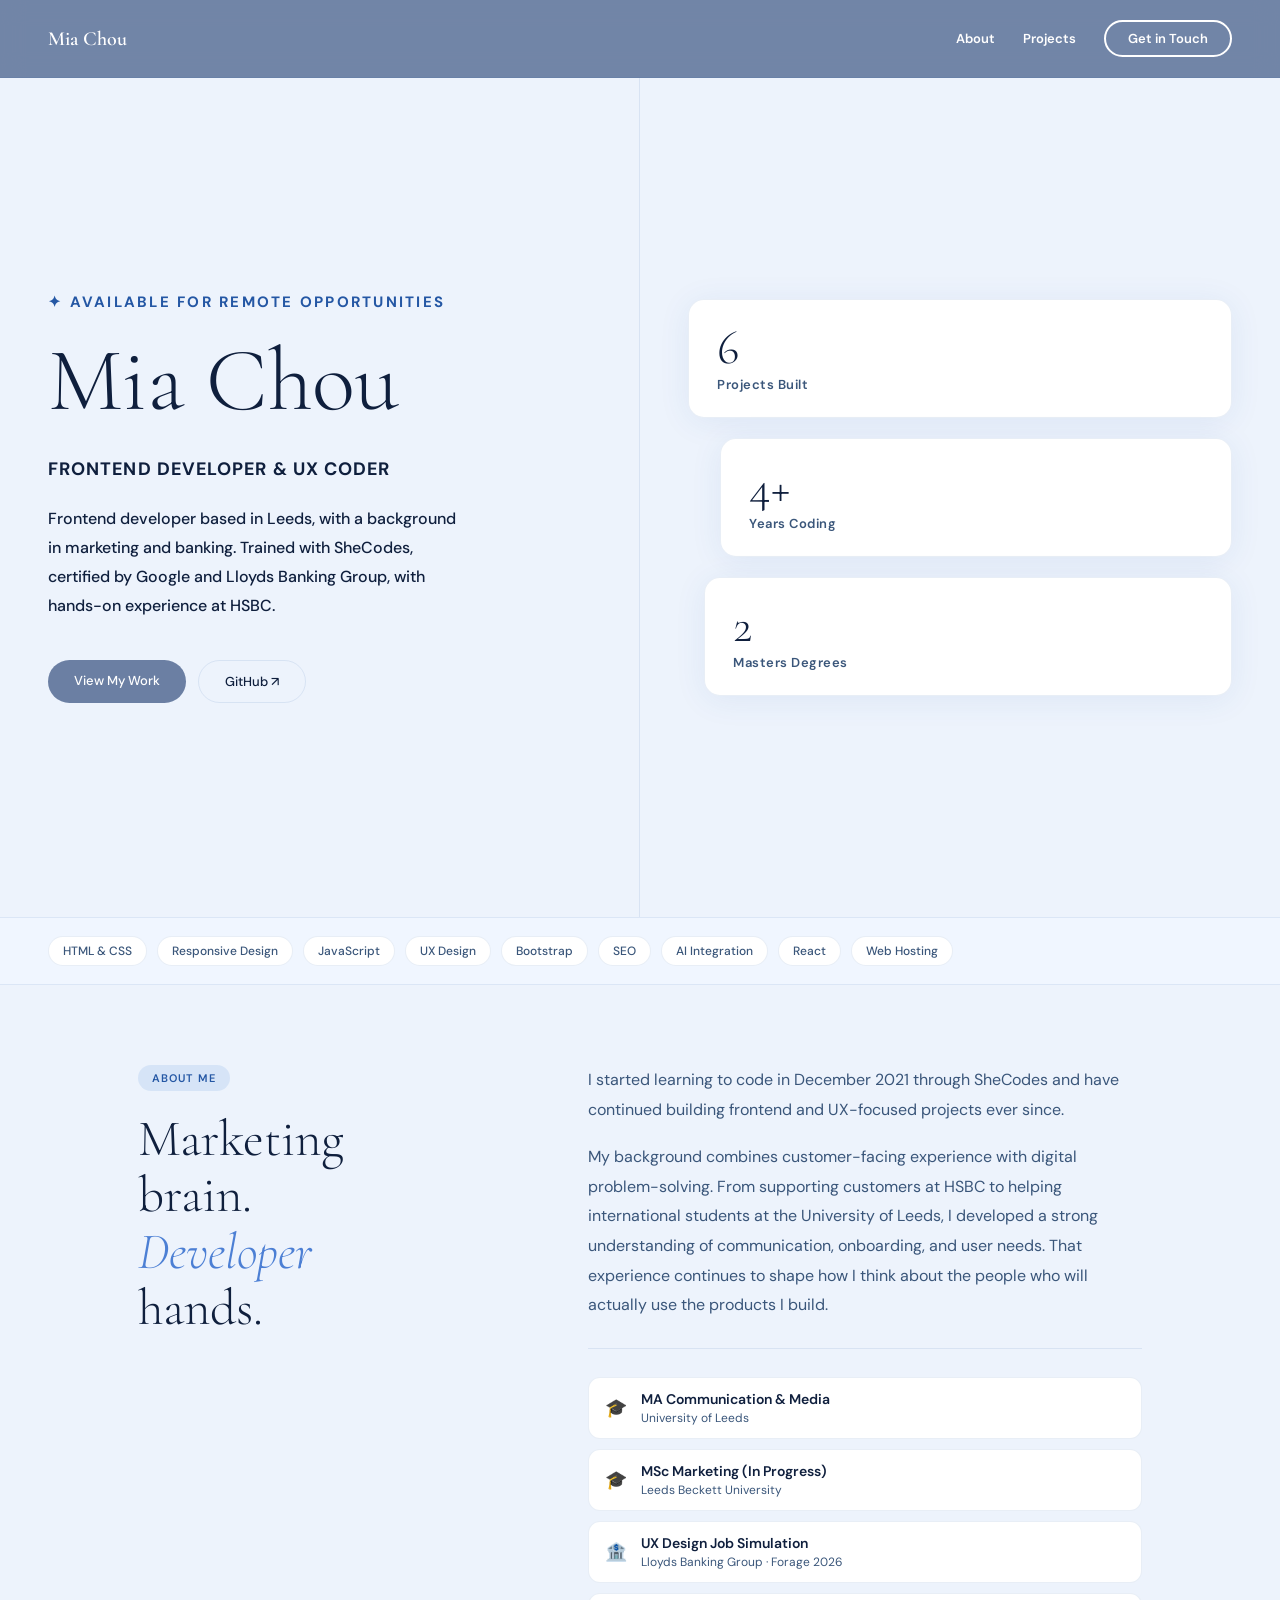
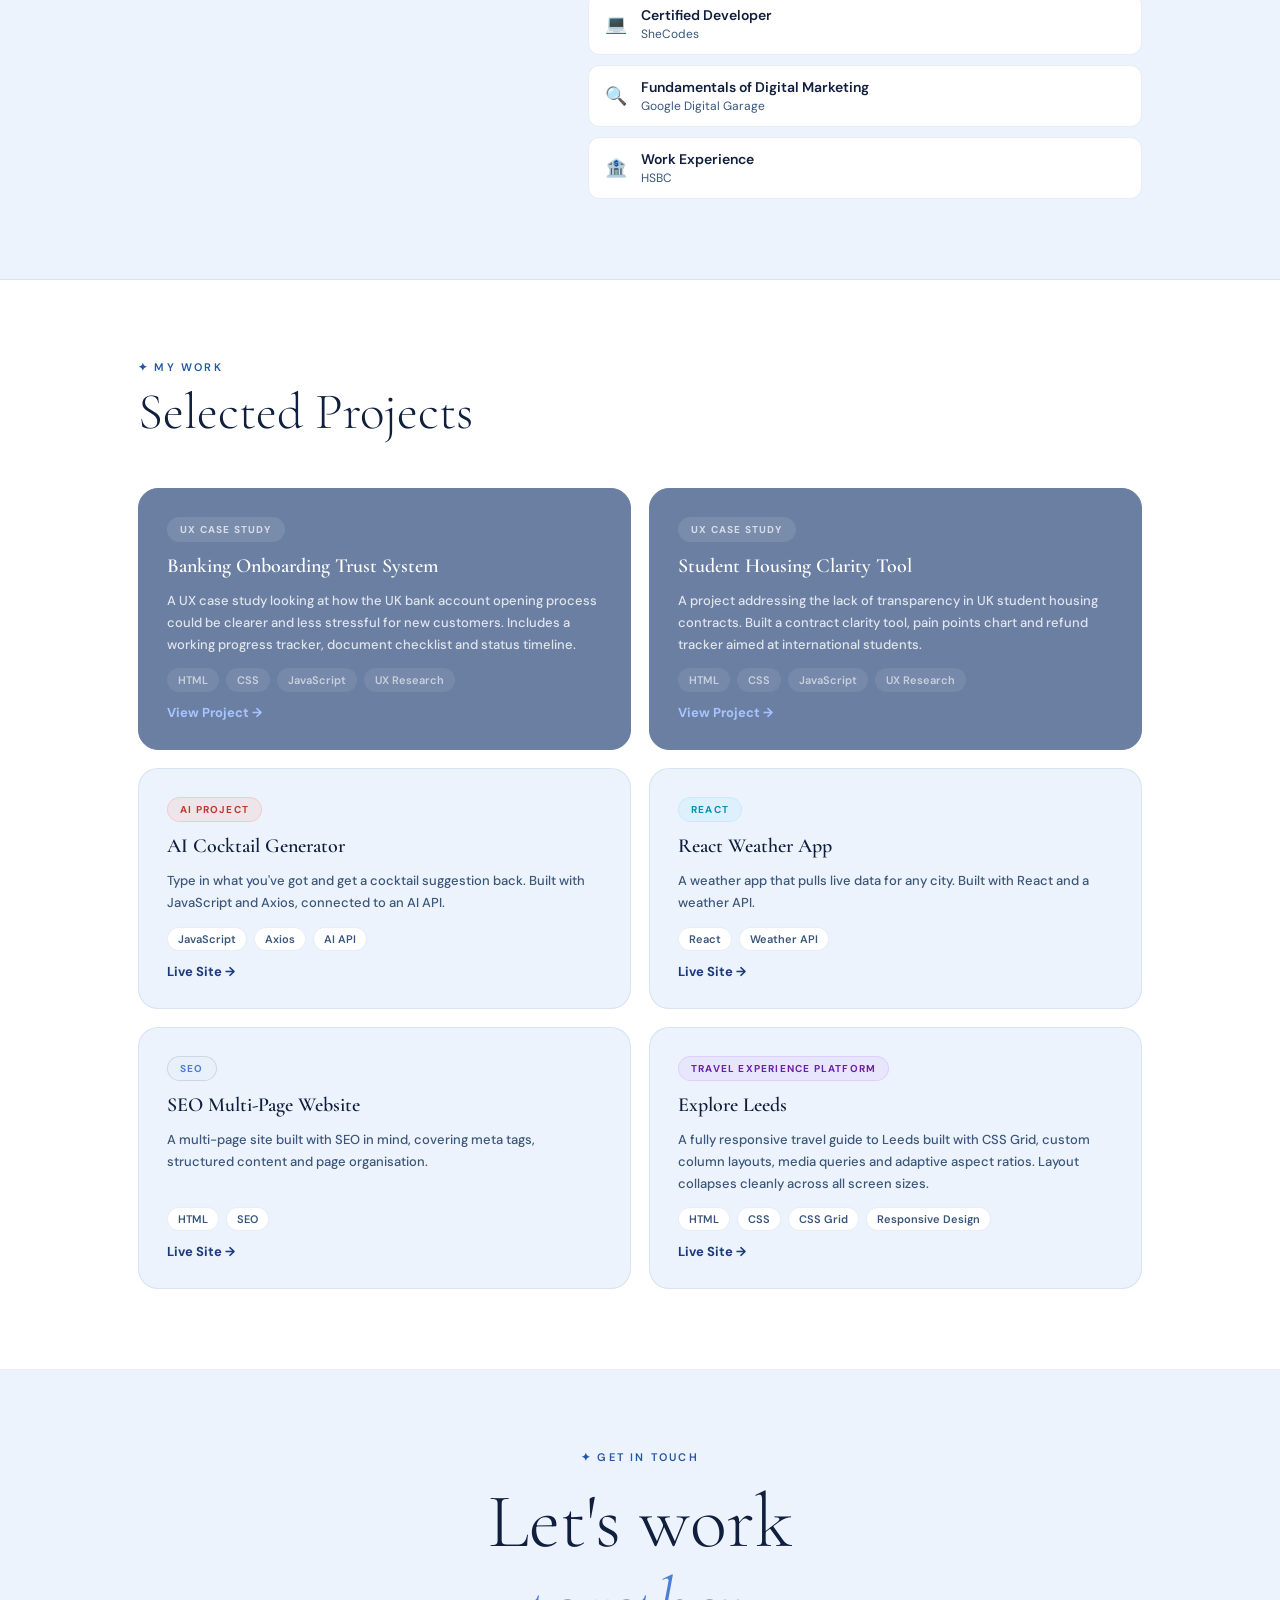
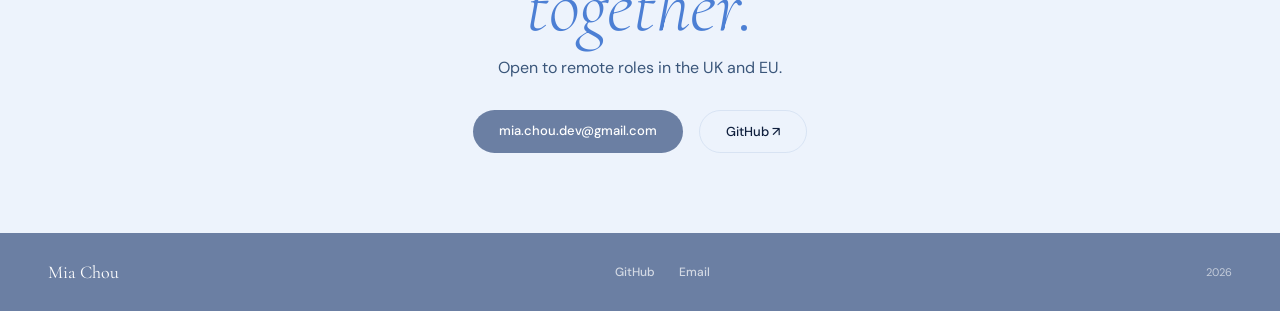
<file: index.html>
<!DOCTYPE html>
<html lang="en">
<head>
  <meta charset="UTF-8">
  <meta name="viewport" content="width=device-width, initial-scale=1.0">
  <title>Mia Chou — Frontend Developer</title>
  <link rel="preconnect" href="https://fonts.googleapis.com">
  <link href="https://fonts.googleapis.com/css2?family=Cormorant+Garamond:ital,wght@0,300;0,400;0,600;1,300;1,400&family=DM+Sans:wght@300;400;500;600&display=swap" rel="stylesheet">
  <style>
    *, *::before, *::after { box-sizing: border-box; margin: 0; padding: 0; }
    :root {
      --bg:#EDF3FC; --surface:#FFFFFF; --surface-2:#F0F6FF;
      --ink:#0F1F3D; --ink-mid:#3A567A; --muted:#7A96BB;
      --rose:#2457A4; --rose-pale:#D6E4F7;
      --sage:#4C7FD4; --sage-pale:#E8F0FB;
      --border:rgba(36,87,164,0.1); --shadow:0 4px 32px rgba(36,87,164,0.08);
    }
    html { scroll-behavior: smooth; } a { -webkit-tap-highlight-color: transparent; }
    body { font-family: 'DM Sans', sans-serif; background: var(--bg); color: var(--ink); overflow-x: hidden; font-weight: 400; }

    .nav { display:flex; justify-content:space-between; align-items:center; padding:20px 48px; background:rgba(107,127,163,0.95); backdrop-filter:blur(12px); border-bottom:1px solid var(--border); position:sticky; top:0; z-index:100; }
    .nav-logo { font-family:'Cormorant Garamond',serif; font-size:20px; font-weight:600; color:#ffffff; text-decoration:none; }
    .nav-links { display:flex; align-items:center; gap:28px; }
    .nav-links a, .nav-links a:link, .nav-links a:visited, .nav-links a:active { font-size:13px; font-weight:600; color:#ffffff; text-decoration:none; transition:color 0.2s; } .nav-links a:hover { color:rgba(255,255,255,0.7); }
    .nav-links a:hover { color:var(--ink); }
    .nav-cta, .nav-cta:link, .nav-cta:visited, .nav-cta:hover, .nav-cta:active { background:transparent!important; color:#ffffff!important; padding:8px 22px!important; border-radius:100px!important; font-size:13px!important; font-weight:600!important; border:2px solid #ffffff!important; text-decoration:none!important; }
    .nav-cta:hover { background:var(--rose)!important; }

    .hero { min-height:calc(100vh - 61px); display:grid; grid-template-columns:1fr 1fr; }
    .hero-left { padding:80px 48px; display:flex; flex-direction:column; justify-content:center; border-right:1px solid var(--border); }
    .hero-eyebrow { font-size:15px; font-weight:700; letter-spacing:0.15em; text-transform:uppercase; color:var(--rose); margin-bottom:24px; animation:fadeUp 0.8s ease both; }
    .hero-title { font-family:'Cormorant Garamond',serif; font-size:clamp(52px,7vw,96px); font-weight:300; line-height:1.0; color:var(--ink); margin-bottom:32px; animation:fadeUp 0.8s ease 0.1s both; }
    .hero-title-italic { font-family:'Cormorant Garamond',serif; font-weight:300; color:var(--ink); }
    .hero-role { font-size:18px; font-weight:700; color:var(--ink); letter-spacing:0.06em; text-transform:uppercase; margin-bottom:24px; animation:fadeUp 0.8s ease 0.3s both; }
    .hero-desc { font-size:16px; line-height:1.8; color:var(--ink); font-weight:500; max-width:420px; margin-bottom:40px; animation:fadeUp 0.8s ease 0.4s both; }
    .hero-actions { display:flex; gap:12px; flex-wrap:wrap; animation:fadeUp 0.8s ease 0.5s both; }
    .btn-primary { background:#6B7FA3; color:#fff; padding:12px 26px; border-radius:100px; font-size:13px; font-weight:500; text-decoration:none; transition:background 0.2s,transform 0.2s; }
    .btn-primary:hover { background:#5A6E92; transform:translateY(-2px); }
    .btn-ghost { background:transparent; color:var(--ink); padding:12px 26px; border-radius:100px; border:1px solid var(--border); font-size:13px; font-weight:500; text-decoration:none; transition:border-color 0.2s,transform 0.2s; }
    .btn-ghost:hover { border-color:var(--ink); transform:translateY(-2px); }

    .hero-right { display:flex; flex-direction:column; padding:80px 48px; gap:20px; justify-content:center; animation:fadeUp 0.8s ease 0.3s both; }
    .hero-stat-card { background:var(--surface); border:1px solid var(--border); border-radius:16px; padding:24px 28px; box-shadow:var(--shadow); transition:transform 0.3s; }
    .hero-stat-card:hover { transform:translateY(-3px); }
    .hero-stat-card:nth-child(2) { margin-left:32px; }
    .hero-stat-card:nth-child(3) { margin-left:16px; }
    .stat-num { font-family:'Cormorant Garamond',serif; font-size:48px; font-weight:300; color:var(--ink); line-height:1; margin-bottom:4px; }
    .stat-label { font-size:13px; color:var(--ink-mid); font-weight:600; letter-spacing:0.04em; }

    .skills-strip { border-top:1px solid var(--border); border-bottom:1px solid var(--border); padding:18px 48px; display:flex; gap:10px; flex-wrap:wrap; background:var(--surface-2); }
    .skill-pill { font-size:12px; font-weight:500; padding:6px 14px; border-radius:100px; border:1px solid var(--border); background:var(--surface); color:var(--ink-mid); }

    .container { max-width:1100px; margin:0 auto; padding:0 48px; }
    .section { padding:80px 0; border-bottom:1px solid var(--border); }
    .section-eyebrow { font-size:11px; font-weight:600; letter-spacing:0.2em; text-transform:uppercase; color:var(--rose); margin-bottom:10px; }
    .section-title { font-family:'Cormorant Garamond',serif; font-size:clamp(32px,4vw,52px); font-weight:300; line-height:1.1; color:var(--ink); margin-bottom:48px; }

    .about-grid { display:grid; grid-template-columns:1fr 1.5fr; gap:80px; align-items:start; }
    .about-left { position:sticky; top:80px; }
    .about-tag { display:inline-block; font-size:11px; font-weight:600; letter-spacing:0.1em; text-transform:uppercase; padding:6px 14px; background:var(--rose-pale); color:var(--rose); border-radius:100px; margin-bottom:20px; }
    .about-big { font-family:'Cormorant Garamond',serif; font-size:clamp(32px,4vw,52px); font-weight:300; line-height:1.1; color:var(--ink); }
    .about-big em { font-style:italic; color:var(--sage); }
    .about-right p { font-size:16px; line-height:1.85; color:var(--ink-mid); font-weight:400; margin-bottom:18px; }
    .about-creds { display:flex; flex-direction:column; gap:10px; margin-top:28px; padding-top:28px; border-top:1px solid var(--border); }
    .cred-row { display:flex; align-items:center; gap:14px; padding:12px 16px; background:var(--surface); border:1px solid var(--border); border-radius:12px; transition:border-color 0.3s; }
    .cred-row:hover { border-color:var(--rose); }
    .cred-emoji { font-size:18px; }
    .cred-text { font-size:14px; font-weight:600; color:var(--ink); }
    .cred-sub { font-size:12px; color:var(--ink-mid); margin-top:2px; font-weight:400; }

    .projects-section { background:var(--surface); }
    .projects-grid { display:grid; grid-template-columns:repeat(2,1fr); gap:18px; }
    .project-card { border:1px solid var(--border); border-radius:20px; padding:28px; display:flex; flex-direction:column; gap:12px; background:var(--bg); opacity:0; transform:translateY(24px); transition:opacity 0.6s ease,transform 0.6s ease,border-color 0.3s,box-shadow 0.3s; }
    .project-card.visible { opacity:1; transform:none; }
    .project-card:hover { border-color:var(--rose); box-shadow:0 8px 40px rgba(196,112,90,0.1); }
    .project-card.dark { background:#6B7FA3; border-color:#6B7FA3; }
    .project-card.dark h3 { color:#fff; }
    .project-card.dark p { color:rgba(255,255,255,0.8); font-weight:500; }
    .project-card.dark .project-tag { background:rgba(255,255,255,0.1); color:rgba(255,255,255,0.7); border-color:transparent; }
    .project-card.dark .project-techs span { background:rgba(255,255,255,0.08); color:rgba(255,255,255,0.6); border-color:transparent; }
    .project-card.dark .project-link { color:#A8C4FF; font-weight:700; }
    .project-card.dark:hover { border-color:var(--rose); }
    .project-tag { display:inline-block; font-size:10px; font-weight:700; letter-spacing:0.12em; text-transform:uppercase; padding:5px 12px; border-radius:100px; background:var(--rose-pale); color:var(--rose); border:1px solid rgba(196,112,90,0.2); width:fit-content; }
    .project-tag.react { background:rgba(97,218,251,0.1); color:#0891b2; border-color:rgba(97,218,251,0.2); }
    .project-tag.js { background:rgba(234,179,8,0.1); color:#854d0e; border-color:rgba(234,179,8,0.2); }
    .project-tag.seo { background:var(--sage-pale); color:var(--sage); border-color:rgba(90,122,101,0.2); }
    .project-tag.travel { background:rgba(168,85,247,0.08); color:#6b21a8; border-color:rgba(168,85,247,0.15); }
    .project-tag.ai { background:rgba(245,69,45,0.08); color:#c0392b; border-color:rgba(245,69,45,0.15); }
    .project-card h3 { font-family:'Cormorant Garamond',serif; font-size:20px; font-weight:600; line-height:1.2; color:var(--ink); }
    .project-card p { font-size:13px; line-height:1.7; color:var(--ink-mid); font-weight:500; flex:1; }
    .project-techs { display:flex; flex-wrap:wrap; gap:7px; }
    .project-techs span { font-size:11px; font-weight:600; padding:4px 10px; border-radius:100px; background:var(--surface); color:var(--ink-mid); border:1px solid var(--border); }
    .project-link { font-size:13px; font-weight:700; color:#1A3A7A; text-decoration:none; transition:letter-spacing 0.2s; margin-top:auto; }
    .project-link:hover { letter-spacing:0.08em; }

    .contact-section { text-align:center; padding:80px 48px; }
    .contact-title { font-family:'Cormorant Garamond',serif; font-size:clamp(40px,6vw,80px); font-weight:300; line-height:1.1; color:var(--ink); margin-bottom:8px; }
    .contact-title em { font-style:italic; color:var(--sage); }
    .contact-sub { font-size:16px; color:var(--ink-mid); font-weight:400; margin-bottom:32px; }
    .contact-links { display:flex; justify-content:center; gap:16px; flex-wrap:wrap; }

    .footer { background:#6B7FA3; padding:28px 48px; display:flex; justify-content:space-between; align-items:center; flex-wrap:wrap; gap:12px; }
    .footer-name { font-family:'Cormorant Garamond',serif; font-size:18px; font-weight:400; color:#fff; }
    .footer-links { display:flex; gap:24px; }
    .footer-links a { font-size:12px; color:rgba(255,255,255,0.7); text-decoration:none; font-weight:500; transition:color 0.2s; }
    .footer-links a:hover { color:#fff; }
    .footer-copy { font-size:11px; color:rgba(255,255,255,0.6); }

    @keyframes fadeUp { from{opacity:0;transform:translateY(20px)} to{opacity:1;transform:none} }

    @media(max-width:768px) {
      .hero{grid-template-columns:1fr} .hero-right{display:none} .hero-left{border-right:none; padding:60px 24px;}
      .about-grid{grid-template-columns:1fr;gap:40px} .about-left{position:static}
      .projects-grid{grid-template-columns:1fr}
      .nav{padding:18px 24px} .skills-strip{padding:16px 24px}
      .container{padding:0 24px} .footer{flex-direction:column;text-align:center;padding:24px;}
    }
  </style>
</head>
<body>

  <nav class="nav">
    <a href="#" class="nav-logo">Mia Chou</a>
    <div class="nav-links">
      <a href="#about">About</a>
      <a href="#projects">Projects</a>
      <a href="#contact" class="nav-cta">Get in Touch</a>
    </div>
  </nav>

  <section class="hero">
    <div class="hero-left">
      <p class="hero-eyebrow">✦ Available for Remote Opportunities</p>
      <h1 class="hero-title">Mia <span class="hero-title-italic">Chou </span></h1>
      <p class="hero-role">Frontend Developer & UX Coder</p>
      <p class="hero-desc">Frontend developer based in Leeds, with a background in marketing and banking. Trained with SheCodes, certified by Google and Lloyds Banking Group, with hands-on experience at HSBC.</p>
      <div class="hero-actions">
        <a href="#projects" class="btn-primary">View My Work</a>
        <a href="https://github.com/mia-chou" target="_blank" class="btn-ghost">GitHub ↗</a>
      </div>
    </div>
    <div class="hero-right">
      <div class="hero-stat-card"><div class="stat-num">6</div><div class="stat-label">Projects Built</div></div>
      <div class="hero-stat-card"><div class="stat-num">4+</div><div class="stat-label">Years Coding</div></div>
      <div class="hero-stat-card"><div class="stat-num">2</div><div class="stat-label">Masters Degrees</div></div>
    </div>
  </section>

  <div class="skills-strip">
    <div class="skill-pill">HTML & CSS</div><div class="skill-pill">Responsive Design</div>
    <div class="skill-pill">JavaScript</div><div class="skill-pill">UX Design</div>
    <div class="skill-pill">Bootstrap</div><div class="skill-pill">SEO</div>
    <div class="skill-pill">AI Integration</div><div class="skill-pill">React</div>
    <div class="skill-pill">Web Hosting</div>
  </div>

  <section class="section" id="about">
    <div class="container">
      <div class="about-grid">
        <div class="about-left">
          <span class="about-tag">About Me</span>
          <h2 class="about-big">Marketing<br>brain.<br><em>Developer</em><br>hands.</h2>
        </div>
        <div class="about-right">
          <p>I started learning to code in December 2021 through SheCodes and have continued building frontend and UX-focused projects ever since.</p>
          <p>My background combines customer-facing experience with digital problem-solving. From supporting customers at HSBC to helping international students at the University of Leeds, I developed a strong understanding of communication, onboarding, and user needs. That experience continues to shape how I think about the people who will actually use the products I build.</p>
          <div class="about-creds">
            <div class="cred-row"><span class="cred-emoji">🎓</span><div><div class="cred-text">MA Communication & Media</div><div class="cred-sub">University of Leeds</div></div></div>
            <div class="cred-row"><span class="cred-emoji">🎓</span><div><div class="cred-text">MSc Marketing (In Progress)</div><div class="cred-sub">Leeds Beckett University</div></div></div>
            <div class="cred-row"><span class="cred-emoji">🏦</span><div><div class="cred-text">UX Design Job Simulation</div><div class="cred-sub">Lloyds Banking Group · Forage 2026</div></div></div>
            <div class="cred-row"><span class="cred-emoji">💻</span><div><div class="cred-text">Certified Developer</div><div class="cred-sub">SheCodes</div></div></div>
            <div class="cred-row"><span class="cred-emoji">🔍</span><div><div class="cred-text">Fundamentals of Digital Marketing</div><div class="cred-sub">Google Digital Garage</div></div></div>
            <div class="cred-row"><span class="cred-emoji">🏦</span><div><div class="cred-text">Work Experience</div><div class="cred-sub">HSBC</div></div></div>
          </div>
        </div>
      </div>
    </div>
  </section>

  <section class="section projects-section" id="projects">
    <div class="container">
      <p class="section-eyebrow">✦ My Work</p>
      <h2 class="section-title">Selected Projects</h2>
      <div class="projects-grid">
        <div class="project-card dark"><div class="project-tag">UX Case Study</div><h3>Banking Onboarding Trust System</h3><p>A UX case study looking at how the UK bank account opening process could be clearer and less stressful for new customers. Includes a working progress tracker, document checklist and status timeline.</p><div class="project-techs"><span>HTML</span><span>CSS</span><span>JavaScript</span><span>UX Research</span></div><a href="banking.html" class="project-link">View Project →</a></div>
        <div class="project-card dark"><div class="project-tag">UX Case Study</div><h3>Student Housing Clarity Tool</h3><p>A project addressing the lack of transparency in UK student housing contracts. Built a contract clarity tool, pain points chart and refund tracker aimed at international students.</p><div class="project-techs"><span>HTML</span><span>CSS</span><span>JavaScript</span><span>UX Research</span></div><a href="accommodation.html" class="project-link">View Project →</a></div>
        <div class="project-card"><div class="project-tag ai">AI Project</div><h3>AI Cocktail Generator</h3><p>Type in what you've got and get a cocktail suggestion back. Built with JavaScript and Axios, connected to an AI API.</p><div class="project-techs"><span>JavaScript</span><span>Axios</span><span>AI API</span></div><a href="https://cocktail-generator-project.netlify.app/" target="_blank" class="project-link">Live Site →</a></div>
        <div class="project-card"><div class="project-tag react">React</div><h3>React Weather App</h3><p>A weather app that pulls live data for any city. Built with React and a weather API.</p><div class="project-techs"><span>React</span><span>Weather API</span></div><a href="https://react-weather-clima-app.netlify.app/" target="_blank" class="project-link">Live Site →</a></div>

        <div class="project-card"><div class="project-tag seo">SEO</div><h3>SEO Multi-Page Website</h3><p>A multi-page site built with SEO in mind, covering meta tags, structured content and page organisation.</p><div class="project-techs"><span>HTML</span><span>SEO</span></div><a href="https://seo-multiple-page-project.netlify.app/" target="_blank" class="project-link">Live Site →</a></div>
        <div class="project-card"><div class="project-tag travel">Travel Experience Platform</div><h3>Explore Leeds</h3><p>A fully responsive travel guide to Leeds built with CSS Grid, custom column layouts, media queries and adaptive aspect ratios. Layout collapses cleanly across all screen sizes.</p><div class="project-techs"><span>HTML</span><span>CSS</span><span>CSS Grid</span><span>Responsive Design</span></div><a href="https://explore-leeds.netlify.app/" target="_blank" class="project-link">Live Site →</a></div>
      </div>
    </div>
  </section>

  <section class="contact-section" id="contact">
    <p class="section-eyebrow" style="margin-bottom:16px;">✦ Get In Touch</p>
    <h2 class="contact-title">Let's work<br><em>together.</em></h2>
    <p class="contact-sub">Open to remote roles in the UK and EU.</p>
    <div class="contact-links">
      <a href="mailto:mia.chou.dev@gmail.com" class="btn-primary">mia.chou.dev@gmail.com</a>
      <a href="https://github.com/mia-chou" target="_blank" class="btn-ghost">GitHub ↗</a>
    </div>
  </section>

  <footer class="footer">
    <span class="footer-name">Mia Chou</span>
    <div class="footer-links">
      <a href="https://github.com/mia-chou" target="_blank">GitHub</a>
      <a href="mailto:mia.chou.dev@gmail.com">Email</a>
    </div>
    <span class="footer-copy">2026</span>
  </footer>

  <script>
    const obs = new IntersectionObserver(entries => {
      entries.forEach(e => { if (e.isIntersecting) e.target.classList.add('visible'); });
    }, { threshold: 0.08 });
    document.querySelectorAll('.project-card').forEach((card, i) => {
      card.style.transitionDelay = `${i * 0.06}s`;
      obs.observe(card);
    });
  </script>
</body>
</html>
</file>
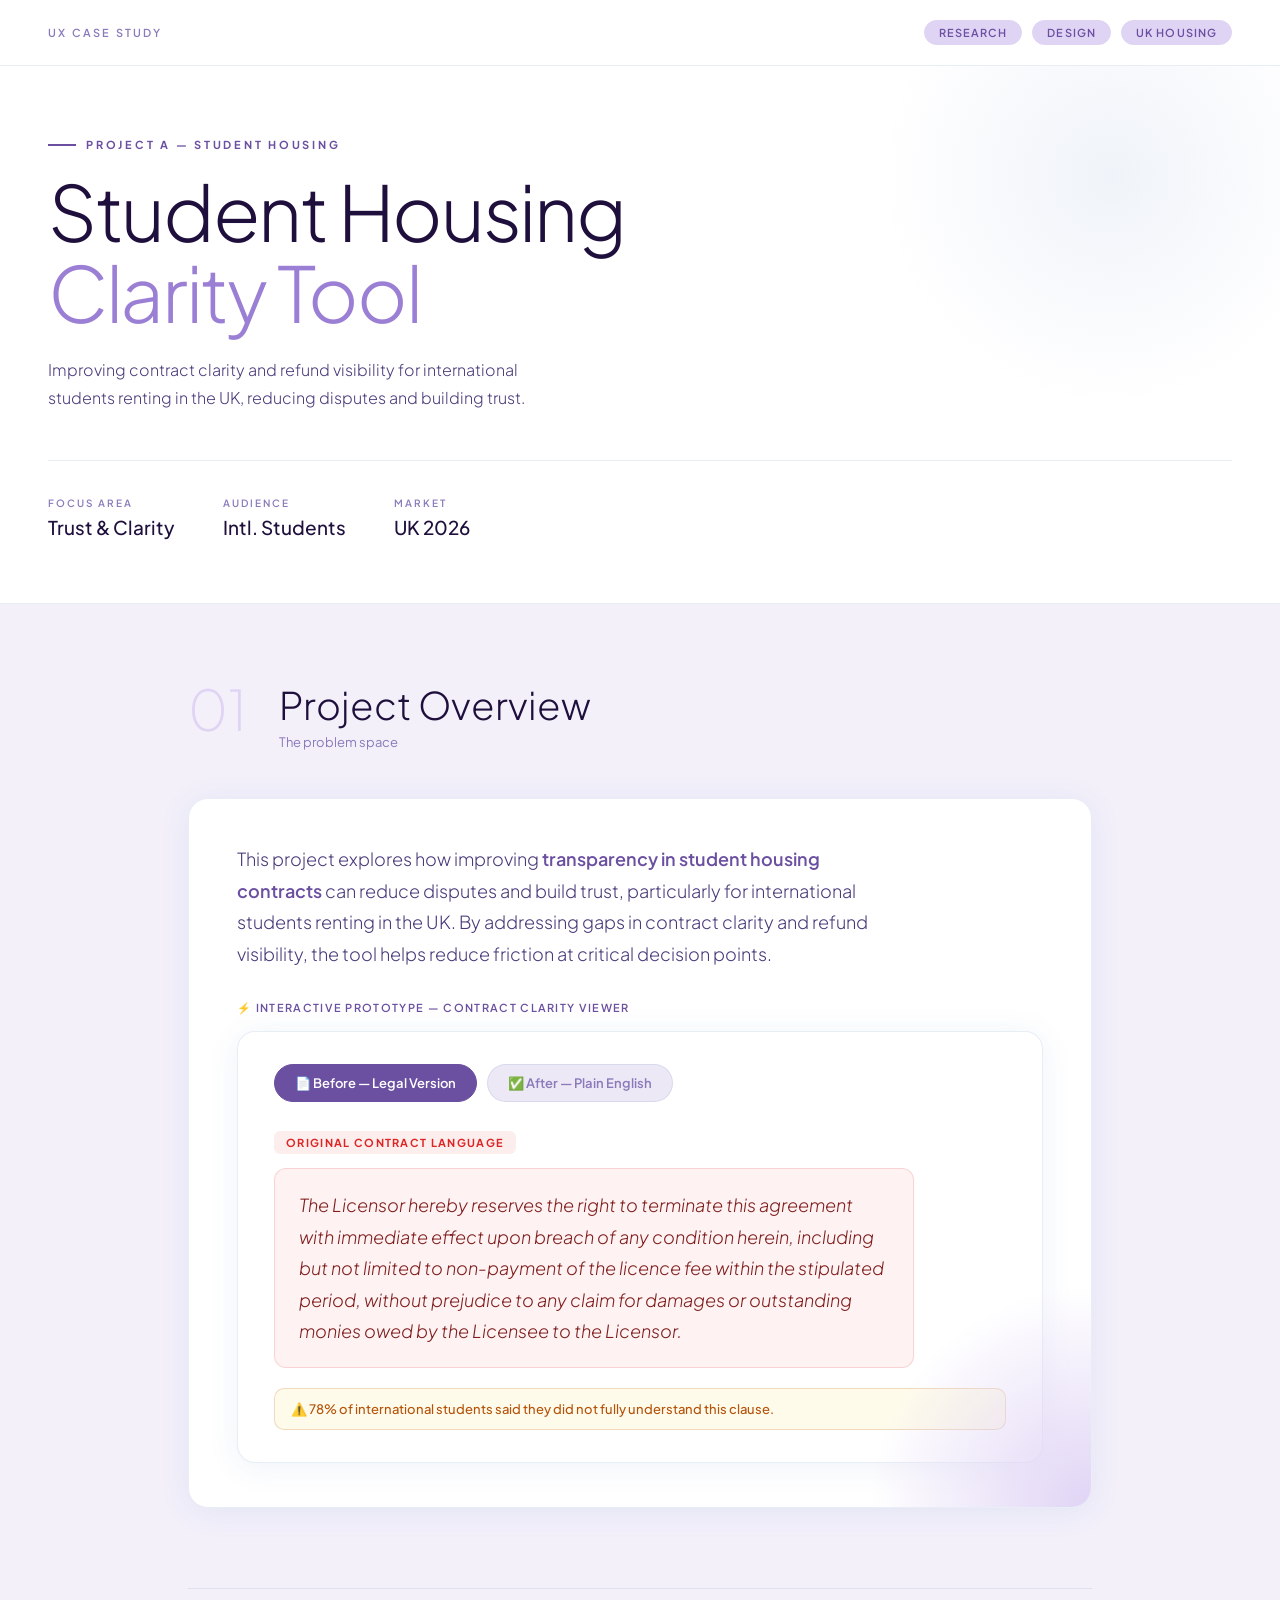
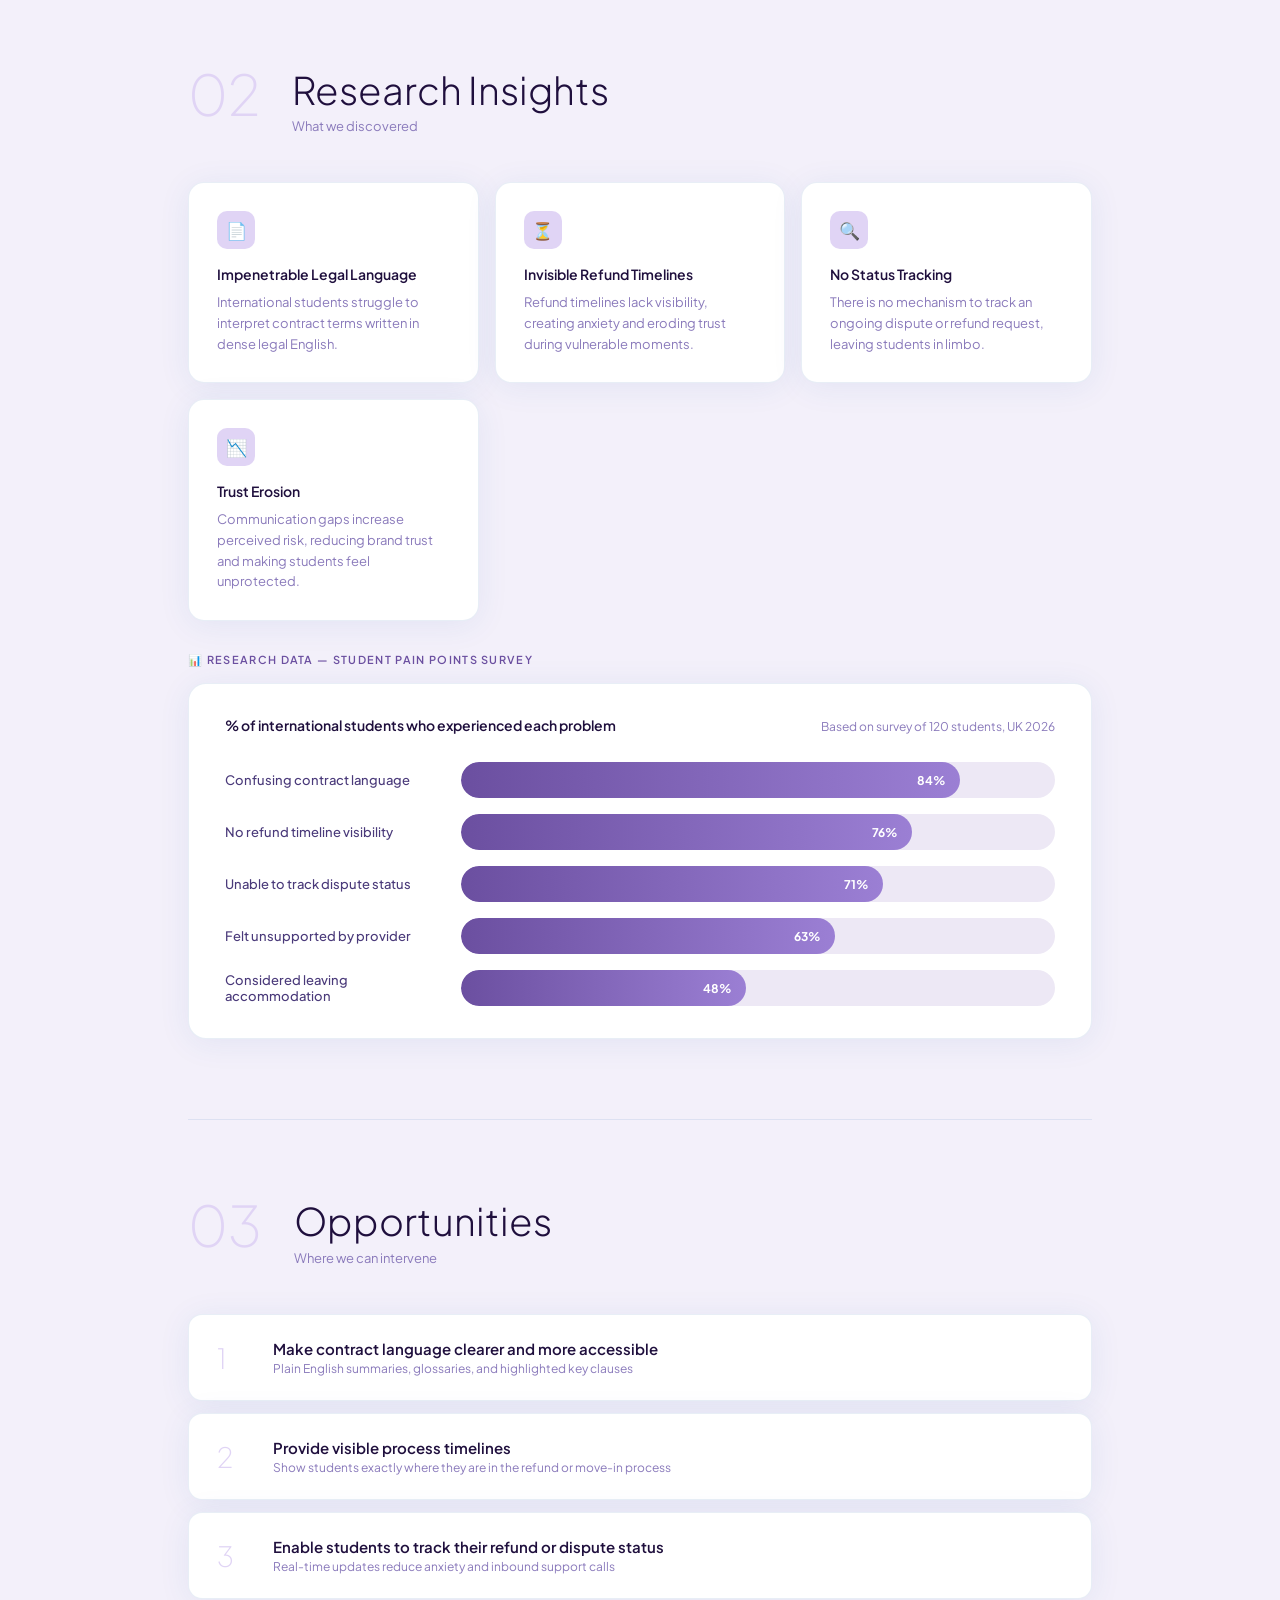
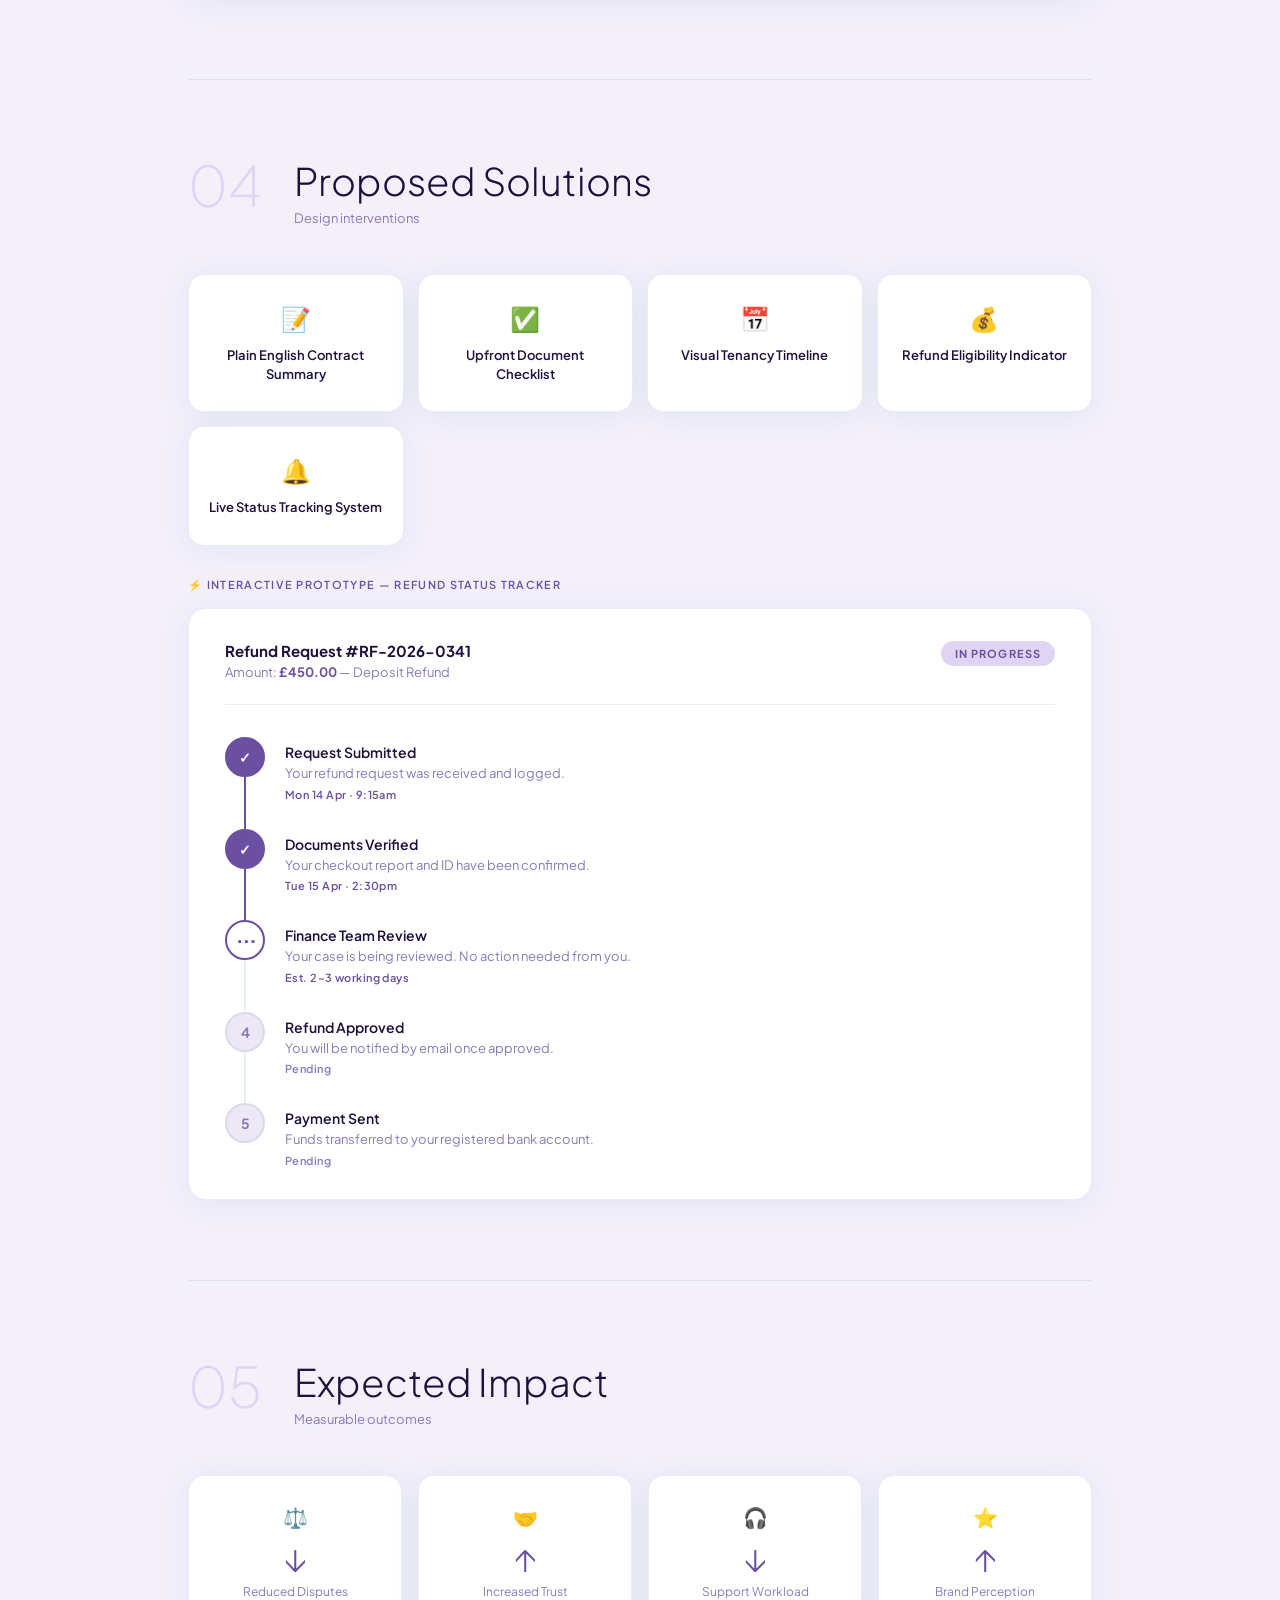
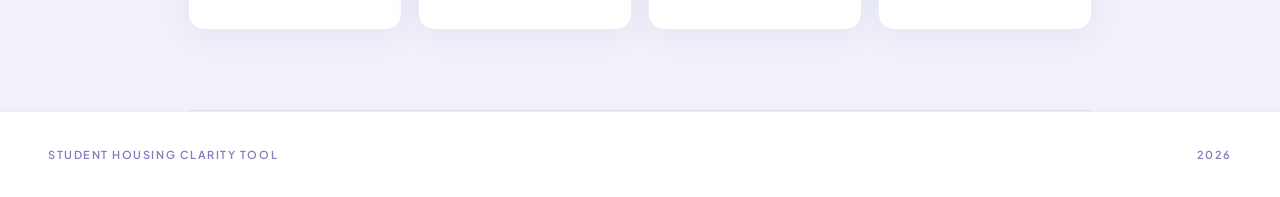
<file: accommodation.html>
<!DOCTYPE html>
<html lang="en">
<head>
  <meta charset="UTF-8">
  <meta name="viewport" content="width=device-width, initial-scale=1.0">
  <title>Student Housing Clarity Tool</title>
  <link rel="preconnect" href="https://fonts.googleapis.com">
  <link href="https://fonts.googleapis.com/css2?family=Plus+Jakarta+Sans:wght@200;300;400;500;600&display=swap" rel="stylesheet">
  <style>
*, *::before, *::after { box-sizing: border-box; margin: 0; padding: 0; }

:root {
  --bg: #F3F0FA;
  --surface: #FFFFFF;
  --surface-2: #EDE8F5;
  --blue: #6B4FA0;
  --blue-light: #9B7FD4;
  --blue-pale: #E0D4F5;
  --ink: #1F0F3D;
  --ink-mid: #4A3A7A;
  --muted: #8A7ABB;
  --border: rgba(36, 87, 164, 0.1);
  --shadow: 0 4px 32px rgba(36, 87, 164, 0.08);
}

html { scroll-behavior: smooth; }

body {
  font-family: 'Plus Jakarta Sans', sans-serif;
  background: var(--bg);
  color: var(--ink);
  overflow-x: hidden;
}

/* ── NAV ── */
.nav {
  display: flex;
  justify-content: space-between;
  align-items: center;
  padding: 20px 48px;
  background: var(--surface);
  border-bottom: 1px solid var(--border);
  position: sticky;
  top: 0;
  z-index: 100;
}

.nav-label {
  font-size: 11px;
  letter-spacing: 0.2em;
  text-transform: uppercase;
  color: var(--muted);
  font-weight: 600;
}

.nav-tags { display: flex; gap: 10px; }

.tag {
  font-size: 11px;
  letter-spacing: 0.1em;
  text-transform: uppercase;
  padding: 5px 14px;
  border: 1px solid var(--blue-pale);
  border-radius: 100px;
  color: var(--blue);
  font-weight: 600;
  background: var(--blue-pale);
}

/* ── HERO ── */
.hero {
  padding: 72px 48px 64px;
  background: var(--surface);
  border-bottom: 1px solid var(--border);
  position: relative;
  overflow: hidden;
}

.hero::before {
  content: '';
  position: absolute;
  top: -140px; right: -80px;
  width: 500px; height: 500px;
  background: radial-gradient(circle, rgba(36, 87, 164, 0.07) 0%, transparent 65%);
  pointer-events: none;
}

.hero-eyebrow {
  font-size: 11px;
  letter-spacing: 0.25em;
  text-transform: uppercase;
  color: var(--blue);
  font-weight: 700;
  margin-bottom: 20px;
  display: flex;
  align-items: center;
  gap: 10px;
}

.hero-eyebrow::before {
  content: '';
  display: inline-block;
  width: 28px; height: 2px;
  background: var(--blue);
}

.hero-title {
  font-family: 'Plus Jakarta Sans', sans-serif;
  font-size: clamp(40px, 6vw, 80px);
  font-weight: 300;
  line-height: 1.05;
  letter-spacing: -0.03em;
  color: var(--ink);
  margin-bottom: 24px;
}

.hero-accent { color: var(--blue-light); }

.hero-desc {
  font-size: 16px;
  line-height: 1.75;
  color: var(--ink-mid);
  font-weight: 300;
  max-width: 500px;
  margin-bottom: 48px;
}

.hero-stats {
  display: flex;
  gap: 48px;
  padding-top: 36px;
  border-top: 1px solid var(--border);
  flex-wrap: wrap;
}

.stat-label {
  font-size: 10px;
  letter-spacing: 0.2em;
  text-transform: uppercase;
  color: var(--muted);
  font-weight: 600;
  margin-bottom: 6px;
}

.stat-value {
  font-family: 'Plus Jakarta Sans', sans-serif;
  font-size: 19px;
  font-weight: 500;
  color: var(--ink);
}

/* ── LAYOUT ── */
.container {
  max-width: 1000px;
  margin: 0 auto;
  padding: 0 48px;
}

.section {
  padding: 80px 0;
  border-bottom: 1px solid var(--border);
  opacity: 0;
  transform: translateY(28px);
  transition: opacity 0.7s ease, transform 0.7s ease;
}

.section.visible { opacity: 1; transform: none; }

.section-header {
  display: flex;
  align-items: flex-start;
  gap: 32px;
  margin-bottom: 48px;
}

.section-number {
  font-family: 'Plus Jakarta Sans', sans-serif;
  font-size: 56px;
  font-weight: 200;
  color: var(--blue-pale);
  line-height: 1;
  flex-shrink: 0;
  margin-top: -4px;
}

.section-title {
  font-family: 'Plus Jakarta Sans', sans-serif;
  font-size: clamp(24px, 3vw, 38px);
  font-weight: 300;
  line-height: 1.1;
  color: var(--ink);
}

.section-sub {
  font-size: 13px;
  color: var(--muted);
  margin-top: 8px;
  font-weight: 400;
}

/* ── OVERVIEW ── */
.overview-card {
  background: var(--surface);
  border: 1px solid var(--border);
  border-radius: 20px;
  padding: 44px 48px;
  box-shadow: var(--shadow);
  position: relative;
  overflow: hidden;
}

.overview-card::after {
  content: '';
  position: absolute;
  bottom: 0; right: 0;
  width: 240px; height: 240px;
  background: radial-gradient(circle at bottom right, var(--blue-pale), transparent 65%);
  pointer-events: none;
}

.overview-card p {
  font-size: 18px;
  line-height: 1.75;
  font-weight: 300;
  color: var(--ink-mid);
  max-width: 640px;
}

.overview-card p strong { color: var(--blue); font-weight: 600; }

/* ── MOCKUP FRAME ── */
.mockup-frame {
  width: 100%;
  height: 180px;
  background: var(--surface-2);
  border: 1.5px dashed var(--blue-pale);
  border-radius: 14px;
  margin-top: 28px;
  display: flex;
  align-items: center;
  justify-content: center;
  gap: 10px;
  color: var(--muted);
  font-size: 11px;
  letter-spacing: 0.18em;
  text-transform: uppercase;
  font-weight: 600;
}

/* ── RESEARCH INSIGHTS ── */
.insight-grid {
  display: grid;
  grid-template-columns: repeat(auto-fit, minmax(220px, 1fr));
  gap: 16px;
}

.insight-card {
  background: var(--surface);
  border: 1px solid var(--border);
  border-radius: 16px;
  padding: 28px;
  box-shadow: var(--shadow);
  transition: border-color 0.3s, transform 0.3s;
}

.insight-card:hover {
  border-color: var(--blue-light);
  transform: translateY(-4px);
}

.insight-icon {
  width: 38px; height: 38px;
  background: var(--blue-pale);
  border-radius: 10px;
  display: flex;
  align-items: center;
  justify-content: center;
  font-size: 17px;
  margin-bottom: 16px;
}

.insight-card h3 { font-size: 14px; font-weight: 600; line-height: 1.4; margin-bottom: 7px; }
.insight-card p  { font-size: 13px; color: var(--muted); line-height: 1.6; }

/* ── OPPORTUNITIES ── */
.opp-list { display: flex; flex-direction: column; gap: 12px; }

.opp-item {
  display: flex;
  align-items: center;
  gap: 24px;
  padding: 24px 28px;
  background: var(--surface);
  border: 1px solid var(--border);
  border-radius: 14px;
  box-shadow: var(--shadow);
  transition: border-color 0.3s;
}

.opp-item:hover { border-color: var(--blue-light); }

.opp-num {
  font-family: 'Plus Jakarta Sans', sans-serif;
  font-size: 28px;
  font-weight: 200;
  color: var(--blue-pale);
  width: 32px;
  flex-shrink: 0;
}

.opp-text { font-size: 15px; font-weight: 600; color: var(--ink); }
.opp-sub  { font-size: 12px; color: var(--muted); margin-top: 3px; }

/* ── SOLUTIONS ── */
.solution-grid {
  display: grid;
  grid-template-columns: repeat(auto-fit, minmax(170px, 1fr));
  gap: 14px;
}

.solution-card {
  background: var(--surface);
  border: 1px solid var(--border);
  border-radius: 16px;
  padding: 28px 18px;
  text-align: center;
  box-shadow: var(--shadow);
  transition: background 0.3s, border-color 0.3s, transform 0.3s;
}

.solution-card:hover {
  background: var(--blue-pale);
  border-color: var(--blue-light);
  transform: translateY(-5px);
}

.sol-icon { font-size: 24px; margin-bottom: 12px; }
.solution-card h3 { font-size: 13px; font-weight: 600; line-height: 1.45; color: var(--ink); }

/* ── IMPACT ── */
.impact-row {
  display: grid;
  grid-template-columns: repeat(4, 1fr);
  gap: 16px;
}

@media (max-width: 640px) {
  .impact-row { grid-template-columns: repeat(2, 1fr); }
}

.impact-card {
  background: var(--surface);
  border: 1px solid var(--border);
  border-radius: 16px;
  padding: 28px 16px;
  text-align: center;
  box-shadow: var(--shadow);
}

.impact-icon  { font-size: 20px; margin-bottom: 10px; }

.impact-value {
  font-family: 'Plus Jakarta Sans', sans-serif;
  font-size: 36px;
  font-weight: 300;
  color: var(--blue);
  line-height: 1;
  margin-bottom: 7px;
}

.impact-label { font-size: 12px; color: var(--muted); line-height: 1.5; }

/* ── FOOTER ── */
.footer {
  padding: 36px 48px;
  background: var(--surface);
  border-top: 1px solid var(--border);
  display: flex;
  justify-content: space-between;
  align-items: center;
  color: var(--muted);
  font-size: 11px;
  letter-spacing: 0.14em;
  text-transform: uppercase;
  font-weight: 600;
}

/* ── PROTO LABEL ── */
.proto-label {
  font-size: 11px; font-weight: 600; letter-spacing: 0.12em;
  text-transform: uppercase; color: var(--blue);
  margin-bottom: 16px; margin-top: 32px;
  display: flex; align-items: center; gap: 8px;
}

/* ── CONTRACT CLARITY VIEWER ── */
.contract-viewer {
  background: var(--surface);
  border: 1px solid var(--border);
  border-radius: 18px;
  padding: 32px 36px;
  box-shadow: var(--shadow);
}

.cv-toggle {
  display: flex; gap: 10px; margin-bottom: 28px; flex-wrap: wrap;
}

.cv-btn {
  padding: 10px 20px; border-radius: 100px;
  border: 1.5px solid var(--border);
  background: var(--surface-2); color: var(--muted);
  font-size: 13px; font-weight: 600;
  font-family: 'Plus Jakarta Sans', sans-serif;
  cursor: pointer; transition: all 0.25s;
}
.cv-btn.active {
  background: var(--blue); border-color: var(--blue);
  color: #fff;
}
.cv-btn:hover:not(.active) { border-color: var(--blue-light); color: var(--blue); }

.cv-content { transition: opacity 0.3s; }
.cv-content.hidden { display: none; }

.cv-label {
  font-size: 11px; font-weight: 700; letter-spacing: 0.12em;
  text-transform: uppercase; margin-bottom: 14px;
  padding: 5px 12px; border-radius: 6px; display: inline-block;
}
.cv-label.bad  { background: rgba(220,38,38,0.08); color: #dc2626; }
.cv-label.good { background: rgba(22,163,74,0.08); color: #16a34a; }

.cv-text {
  font-size: 15px; line-height: 1.75; margin-bottom: 20px;
  padding: 20px 24px; border-radius: 12px;
}
.cv-text.legal {
  background: #fef2f2; color: #7f1d1d;
  border: 1px solid rgba(220,38,38,0.15);
  font-style: italic;
}
.cv-text.plain {
  background: #f0fdf4; color: #14532d;
  border: 1px solid rgba(22,163,74,0.15);
}

.cv-warning {
  font-size: 13px; color: #b45309;
  background: #fffbeb; border: 1px solid rgba(180,83,9,0.2);
  padding: 12px 16px; border-radius: 10px; font-weight: 500;
}
.cv-tip {
  font-size: 13px; color: #15803d;
  background: #f0fdf4; border: 1px solid rgba(22,163,74,0.2);
  padding: 12px 16px; border-radius: 10px; font-weight: 500;
}

/* ── BAR CHART ── */
.chart-widget {
  background: var(--surface);
  border: 1px solid var(--border);
  border-radius: 18px;
  padding: 32px 36px;
  box-shadow: var(--shadow);
}

.chart-header {
  display: flex; justify-content: space-between; align-items: baseline;
  margin-bottom: 28px; flex-wrap: wrap; gap: 8px;
}
.chart-title { font-size: 14px; font-weight: 600; color: var(--ink); }
.chart-note  { font-size: 12px; color: var(--muted); }

.chart-bars { display: flex; flex-direction: column; gap: 16px; }

.chart-row { display: flex; align-items: center; gap: 16px; }

.chart-label {
  font-size: 13px; color: var(--ink-mid); font-weight: 500;
  width: 220px; flex-shrink: 0;
}

.chart-bar-wrap { flex: 1; background: var(--surface-2); border-radius: 100px; height: 36px; overflow: hidden; }

.chart-bar {
  height: 100%; width: 0%;
  background: linear-gradient(90deg, #6B4FA0 0%, #9B7FD4 100%);
  border-radius: 100px;
  display: flex; align-items: center; justify-content: flex-end;
  padding-right: 14px;
  transition: width 1.2s cubic-bezier(0.4, 0, 0.2, 1);
}
.chart-bar span { font-size: 12px; font-weight: 700; color: #fff; }

/* ── REFUND TRACKER ── */
.refund-tracker {
  background: var(--surface);
  border: 1px solid var(--border);
  border-radius: 18px;
  padding: 32px 36px;
  box-shadow: var(--shadow);
}

.refund-header {
  display: flex; justify-content: space-between; align-items: flex-start;
  margin-bottom: 32px; padding-bottom: 24px;
  border-bottom: 1px solid var(--border); flex-wrap: wrap; gap: 12px;
}
.refund-title  { font-size: 15px; font-weight: 700; color: var(--ink); margin-bottom: 4px; }
.refund-amount { font-size: 13px; color: var(--muted); }
.refund-amount strong { color: var(--blue); }

.refund-badge {
  font-size: 11px; font-weight: 700; letter-spacing: 0.1em;
  text-transform: uppercase; padding: 6px 14px;
  background: var(--blue-pale); color: var(--blue);
  border-radius: 100px; flex-shrink: 0;
}

.refund-steps { display: flex; flex-direction: column; gap: 0; }

.refund-step {
  display: flex; gap: 20px;
  padding-bottom: 28px; position: relative;
}
.refund-step:last-child { padding-bottom: 0; }
.refund-step::before {
  content: ''; position: absolute;
  left: 19px; top: 40px; bottom: 0;
  width: 2px; background: var(--border);
}
.refund-step:last-child::before { display: none; }
.refund-step.done::before { background: var(--blue); }

.refund-dot {
  width: 40px; height: 40px; border-radius: 50%;
  display: flex; align-items: center; justify-content: center;
  font-size: 14px; font-weight: 700; flex-shrink: 0;
  border: 2px solid var(--border);
  background: var(--surface-2); color: var(--muted); z-index: 1;
}
.refund-step.done .refund-dot {
  background: var(--blue); border-color: var(--blue); color: #fff;
}
.refund-step.current .refund-dot {
  background: var(--surface); border-color: var(--blue);
  color: var(--blue); font-size: 20px; letter-spacing: -2px;
}

.pulse-blue { animation: pulseBlue 1.5s ease-in-out infinite; }
@keyframes pulseBlue {
  0%, 100% { box-shadow: 0 0 0 0 rgba(107,79,160,0.3); }
  50% { box-shadow: 0 0 0 8px rgba(107,79,160,0); }
}

.refund-info { padding-top: 6px; }
.refund-step-title { font-size: 14px; font-weight: 600; color: var(--ink); margin-bottom: 3px; }
.refund-step-desc  { font-size: 13px; color: var(--muted); line-height: 1.5; margin-bottom: 4px; }
.refund-step-time  { font-size: 11px; font-weight: 600; color: var(--blue); letter-spacing: 0.04em; }
.refund-step.pending .refund-step-time { color: var(--muted); }

@media (max-width: 600px) {
  .chart-label { width: 140px; font-size: 12px; }
  .cv-toggle { flex-direction: column; }
  .refund-header { flex-direction: column; }
}

  </style>
</head>
<body>

  <nav class="nav">
    <span class="nav-label">UX Case Study</span>
    <div class="nav-tags">
      <span class="tag">Research</span>
      <span class="tag">Design</span>
      <span class="tag">UK Housing</span>
    </div>
  </nav>

  <section class="hero">
    <p class="hero-eyebrow">Project A — Student Housing</p>
   <h1 class="hero-title">Student Housing<br><span class="hero-accent">Clarity Tool</span></h1>
    <p class="hero-desc">Improving contract clarity and refund visibility for international students renting in the UK, reducing disputes and building trust.</p>
    <div class="hero-stats">
      <div><div class="stat-label">Focus Area</div><div class="stat-value">Trust & Clarity</div></div>
      <div><div class="stat-label">Audience</div><div class="stat-value">Intl. Students</div></div>
      <div><div class="stat-label">Market</div><div class="stat-value">UK 2026</div></div>
    </div>
  </section>

  <div class="container">

    <!-- 01 OVERVIEW -->
    <section class="section" id="s1">
      <div class="section-header">
        <div class="section-number">01</div>
        <div>
          <h2 class="section-title">Project Overview</h2>
          <p class="section-sub">The problem space</p>
        </div>
      </div>
      <div class="overview-card">
       <p>This project explores how improving <strong>transparency in student housing contracts</strong> can reduce disputes and build trust, particularly for international students renting in the UK. By addressing gaps in contract clarity and refund visibility, the tool helps reduce friction at critical decision points.</p>
        <div class="proto-label">⚡ Interactive Prototype — Contract Clarity Viewer</div>
        <div class="contract-viewer">
          <div class="cv-toggle">
            <button class="cv-btn active" id="btnBefore" onclick="showContract('before')">📄 Before — Legal Version</button>
            <button class="cv-btn" id="btnAfter" onclick="showContract('after')">✅ After — Plain English</button>
          </div>
          <div class="cv-content" id="contractBefore">
            <div class="cv-label bad">Original Contract Language</div>
            <p class="cv-text legal">The Licensor hereby reserves the right to terminate this agreement with immediate effect upon breach of any condition herein, including but not limited to non-payment of the licence fee within the stipulated period, without prejudice to any claim for damages or outstanding monies owed by the Licensee to the Licensor.</p>
            <div class="cv-warning">⚠️ 78% of international students said they did not fully understand this clause.</div>
          </div>
          <div class="cv-content hidden" id="contractAfter">
            <div class="cv-label good">Plain English Version</div>
            <p class="cv-text plain">If you don't pay your rent on time, or break any of the rules in this contract, we can end your tenancy immediately. We may also ask you to pay any money you still owe us.</p>
            <div class="cv-tip">💡 Key point: Pay on time to avoid losing your accommodation.</div>
          </div>
        </div>
      </div>
    </section>

    <!-- 02 RESEARCH INSIGHTS -->
    <section class="section" id="s2">
      <div class="section-header">
        <div class="section-number">02</div>
        <div>
          <h2 class="section-title">Research Insights</h2>
          <p class="section-sub">What we discovered</p>
        </div>
      </div>
      <div class="insight-grid">
        <div class="insight-card">
          <div class="insight-icon">📄</div>
          <h3>Impenetrable Legal Language</h3>
          <p>International students struggle to interpret contract terms written in dense legal English.</p>
        </div>
        <div class="insight-card">
          <div class="insight-icon">⏳</div>
          <h3>Invisible Refund Timelines</h3>
          <p>Refund timelines lack visibility, creating anxiety and eroding trust during vulnerable moments.</p>
        </div>
        <div class="insight-card">
          <div class="insight-icon">🔍</div>
          <h3>No Status Tracking</h3>
          <p>There is no mechanism to track an ongoing dispute or refund request, leaving students in limbo.</p>
        </div>
        <div class="insight-card">
          <div class="insight-icon">📉</div>
          <h3>Trust Erosion</h3>
          <p>Communication gaps increase perceived risk, reducing brand trust and making students feel unprotected.</p>
        </div>
      </div>
      <div class="proto-label">📊 Research Data — Student Pain Points Survey</div>
      <div class="chart-widget">
        <div class="chart-header">
          <span class="chart-title">% of international students who experienced each problem</span>
          <span class="chart-note">Based on survey of 120 students, UK 2026</span>
        </div>
        <div class="chart-bars">
          <div class="chart-row">
            <div class="chart-label">Confusing contract language</div>
            <div class="chart-bar-wrap"><div class="chart-bar" style="--w:84%"><span>84%</span></div></div>
          </div>
          <div class="chart-row">
            <div class="chart-label">No refund timeline visibility</div>
            <div class="chart-bar-wrap"><div class="chart-bar" style="--w:76%"><span>76%</span></div></div>
          </div>
          <div class="chart-row">
            <div class="chart-label">Unable to track dispute status</div>
            <div class="chart-bar-wrap"><div class="chart-bar" style="--w:71%"><span>71%</span></div></div>
          </div>
          <div class="chart-row">
            <div class="chart-label">Felt unsupported by provider</div>
            <div class="chart-bar-wrap"><div class="chart-bar" style="--w:63%"><span>63%</span></div></div>
          </div>
          <div class="chart-row">
            <div class="chart-label">Considered leaving accommodation</div>
            <div class="chart-bar-wrap"><div class="chart-bar" style="--w:48%"><span>48%</span></div></div>
          </div>
        </div>
      </div>
    </section>

    <!-- 03 OPPORTUNITIES -->
    <section class="section" id="s3">
      <div class="section-header">
        <div class="section-number">03</div>
        <div>
          <h2 class="section-title">Opportunities</h2>
          <p class="section-sub">Where we can intervene</p>
        </div>
      </div>
      <div class="opp-list">
        <div class="opp-item">
          <div class="opp-num">1</div>
          <div>
            <div class="opp-text">Make contract language clearer and more accessible</div>
            <div class="opp-sub">Plain English summaries, glossaries, and highlighted key clauses</div>
          </div>
        </div>
        <div class="opp-item">
          <div class="opp-num">2</div>
          <div>
            <div class="opp-text">Provide visible process timelines</div>
            <div class="opp-sub">Show students exactly where they are in the refund or move-in process</div>
          </div>
        </div>
        <div class="opp-item">
          <div class="opp-num">3</div>
          <div>
            <div class="opp-text">Enable students to track their refund or dispute status</div>
            <div class="opp-sub">Real-time updates reduce anxiety and inbound support calls</div>
          </div>
        </div>
      </div>
    </section>

    <!-- 04 SOLUTIONS -->
    <section class="section" id="s4">
      <div class="section-header">
        <div class="section-number">04</div>
        <div>
          <h2 class="section-title">Proposed Solutions</h2>
          <p class="section-sub">Design interventions</p>
        </div>
      </div>
      <div class="solution-grid">
        <div class="solution-card"><div class="sol-icon">📝</div><h3>Plain English Contract Summary</h3></div>
        <div class="solution-card"><div class="sol-icon">✅</div><h3>Upfront Document Checklist</h3></div>
        <div class="solution-card"><div class="sol-icon">📅</div><h3>Visual Tenancy Timeline</h3></div>
        <div class="solution-card"><div class="sol-icon">💰</div><h3>Refund Eligibility Indicator</h3></div>
        <div class="solution-card"><div class="sol-icon">🔔</div><h3>Live Status Tracking System</h3></div>
      </div>
      <div class="proto-label" style="margin-top:32px;">⚡ Interactive Prototype — Refund Status Tracker</div>
      <div class="refund-tracker">
        <div class="refund-header">
          <div>
            <div class="refund-title">Refund Request #RF-2026-0341</div>
            <div class="refund-amount">Amount: <strong>£450.00</strong> — Deposit Refund</div>
          </div>
          <div class="refund-badge">In Progress</div>
        </div>
        <div class="refund-steps">
          <div class="refund-step done">
            <div class="refund-dot">✓</div>
            <div class="refund-info">
              <div class="refund-step-title">Request Submitted</div>
              <div class="refund-step-desc">Your refund request was received and logged.</div>
              <div class="refund-step-time">Mon 14 Apr · 9:15am</div>
            </div>
          </div>
          <div class="refund-step done">
            <div class="refund-dot">✓</div>
            <div class="refund-info">
              <div class="refund-step-title">Documents Verified</div>
              <div class="refund-step-desc">Your checkout report and ID have been confirmed.</div>
              <div class="refund-step-time">Tue 15 Apr · 2:30pm</div>
            </div>
          </div>
          <div class="refund-step current">
            <div class="refund-dot pulse-blue">⋯</div>
            <div class="refund-info">
              <div class="refund-step-title">Finance Team Review</div>
              <div class="refund-step-desc">Your case is being reviewed. No action needed from you.</div>
              <div class="refund-step-time">Est. 2–3 working days</div>
            </div>
          </div>
          <div class="refund-step pending">
            <div class="refund-dot">4</div>
            <div class="refund-info">
              <div class="refund-step-title">Refund Approved</div>
              <div class="refund-step-desc">You will be notified by email once approved.</div>
              <div class="refund-step-time">Pending</div>
            </div>
          </div>
          <div class="refund-step pending">
            <div class="refund-dot">5</div>
            <div class="refund-info">
              <div class="refund-step-title">Payment Sent</div>
              <div class="refund-step-desc">Funds transferred to your registered bank account.</div>
              <div class="refund-step-time">Pending</div>
            </div>
          </div>
        </div>
      </div>
    </section>

    <!-- 05 IMPACT -->
    <section class="section" id="s5">
      <div class="section-header">
        <div class="section-number">05</div>
        <div>
          <h2 class="section-title">Expected Impact</h2>
          <p class="section-sub">Measurable outcomes</p>
        </div>
      </div>
      <div class="impact-row">
        <div class="impact-card"><div class="impact-icon">⚖️</div><div class="impact-value">↓</div><div class="impact-label">Reduced Disputes</div></div>
        <div class="impact-card"><div class="impact-icon">🤝</div><div class="impact-value">↑</div><div class="impact-label">Increased Trust</div></div>
        <div class="impact-card"><div class="impact-icon">🎧</div><div class="impact-value">↓</div><div class="impact-label">Support Workload</div></div>
        <div class="impact-card"><div class="impact-icon">⭐</div><div class="impact-value">↑</div><div class="impact-label">Brand Perception</div></div>
      </div>
    </section>

  </div>

  <footer class="footer">
    <span>Student Housing Clarity Tool</span>
    <span>2026</span>
  </footer>

  <script>
    const obs = new IntersectionObserver(entries => {
      entries.forEach(e => { if (e.isIntersecting) e.target.classList.add('visible'); });
    }, { threshold: 0.1 });
    document.querySelectorAll('.section').forEach(s => obs.observe(s));

    function showContract(type) {
      document.getElementById('contractBefore').classList.toggle('hidden', type !== 'before');
      document.getElementById('contractAfter').classList.toggle('hidden', type !== 'after');
      document.getElementById('btnBefore').classList.toggle('active', type === 'before');
      document.getElementById('btnAfter').classList.toggle('active', type === 'after');
    }

    // Animate bars on scroll
    const barObs = new IntersectionObserver(entries => {
      entries.forEach(e => {
        if (e.isIntersecting) {
          e.target.querySelectorAll('.chart-bar').forEach(bar => {
            bar.style.width = bar.style.getPropertyValue('--w');
          });
        }
      });
    }, { threshold: 0.2 });
    document.querySelectorAll('.chart-widget').forEach(w => barObs.observe(w));
  </script>

</body>
</html>
</file>
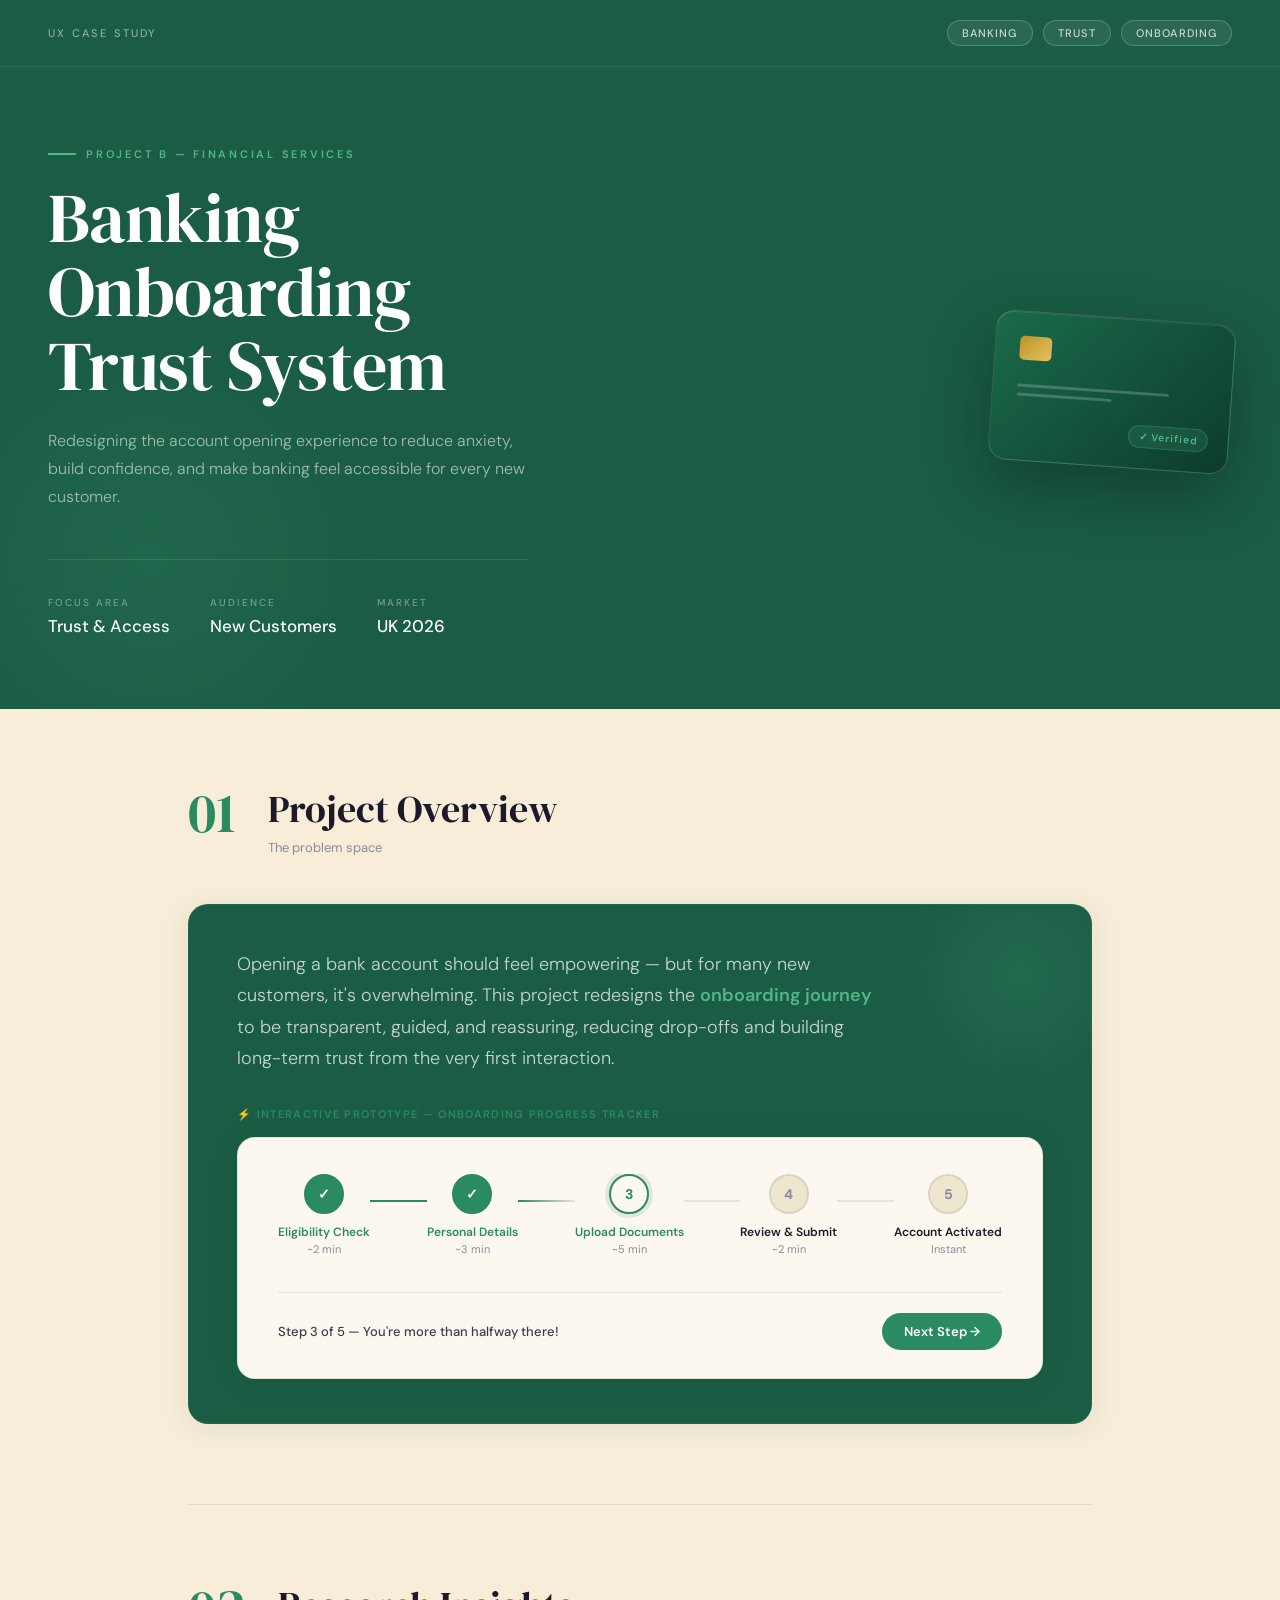
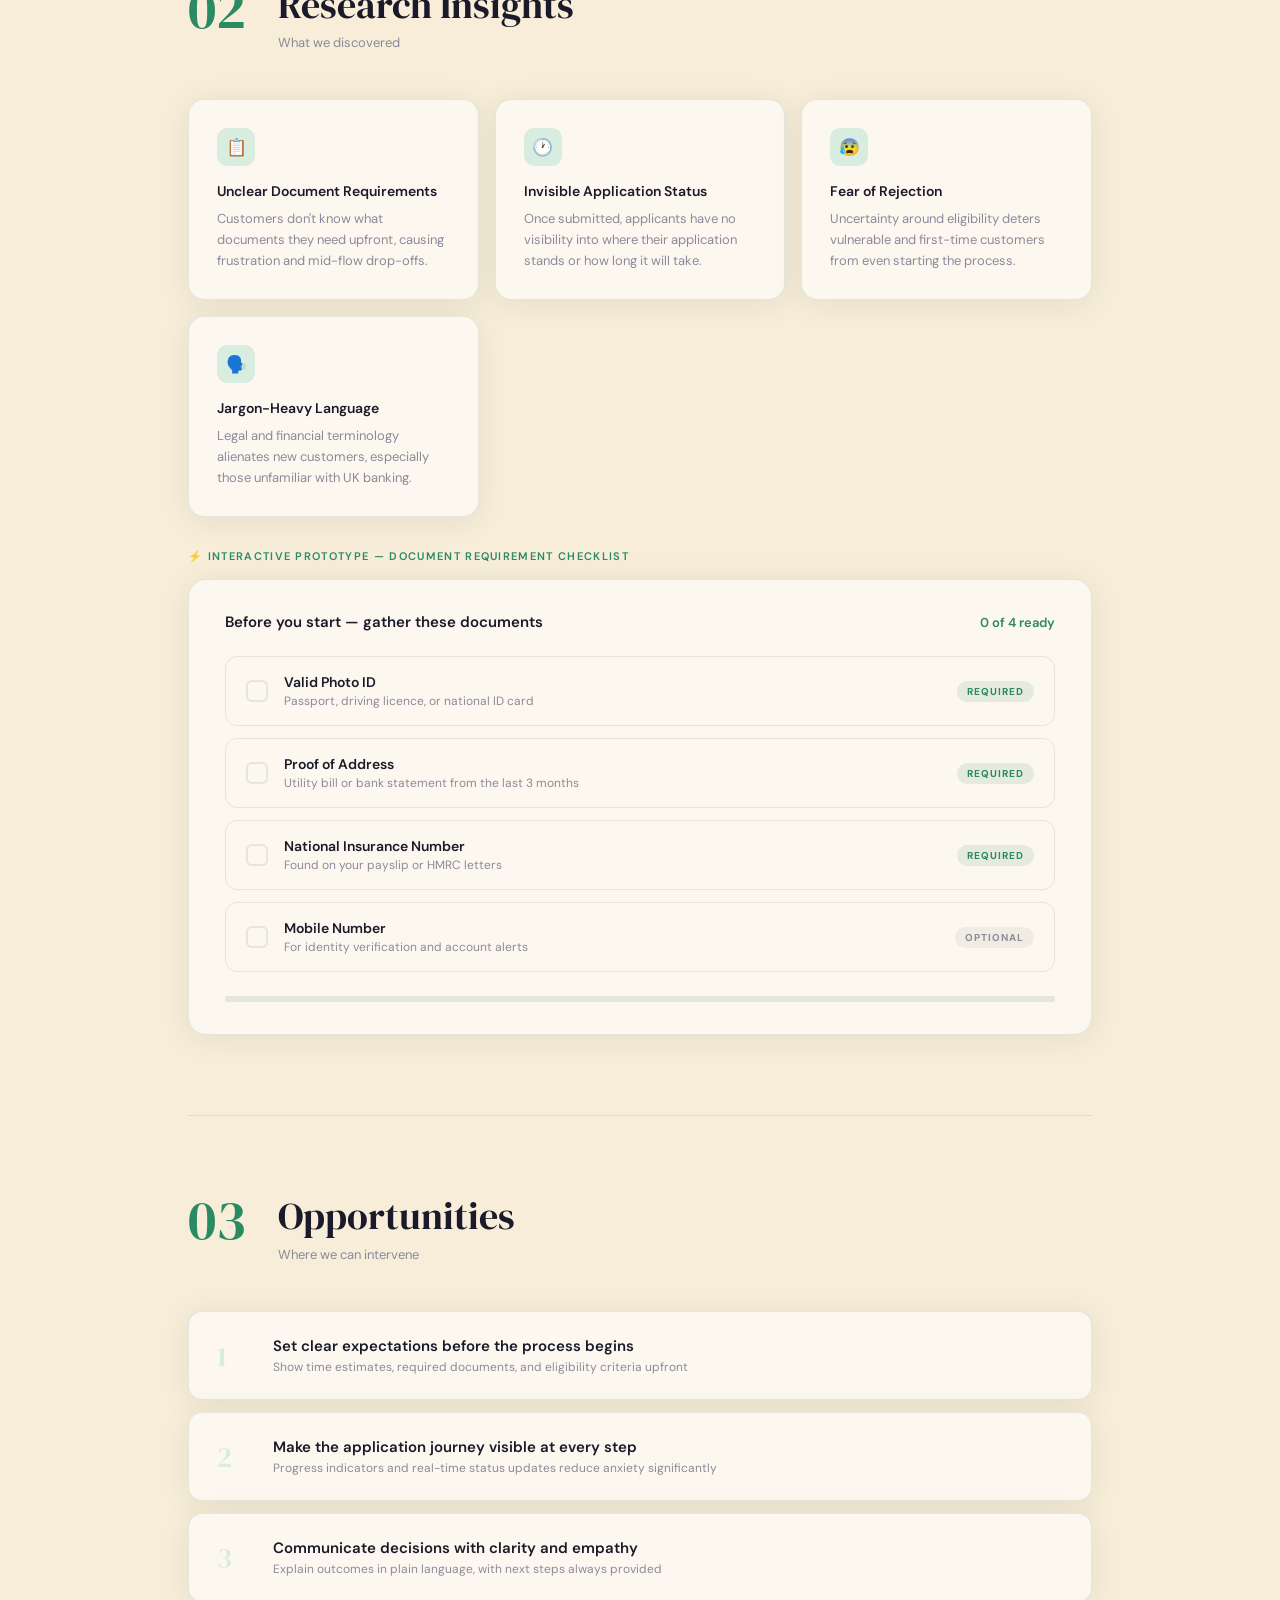
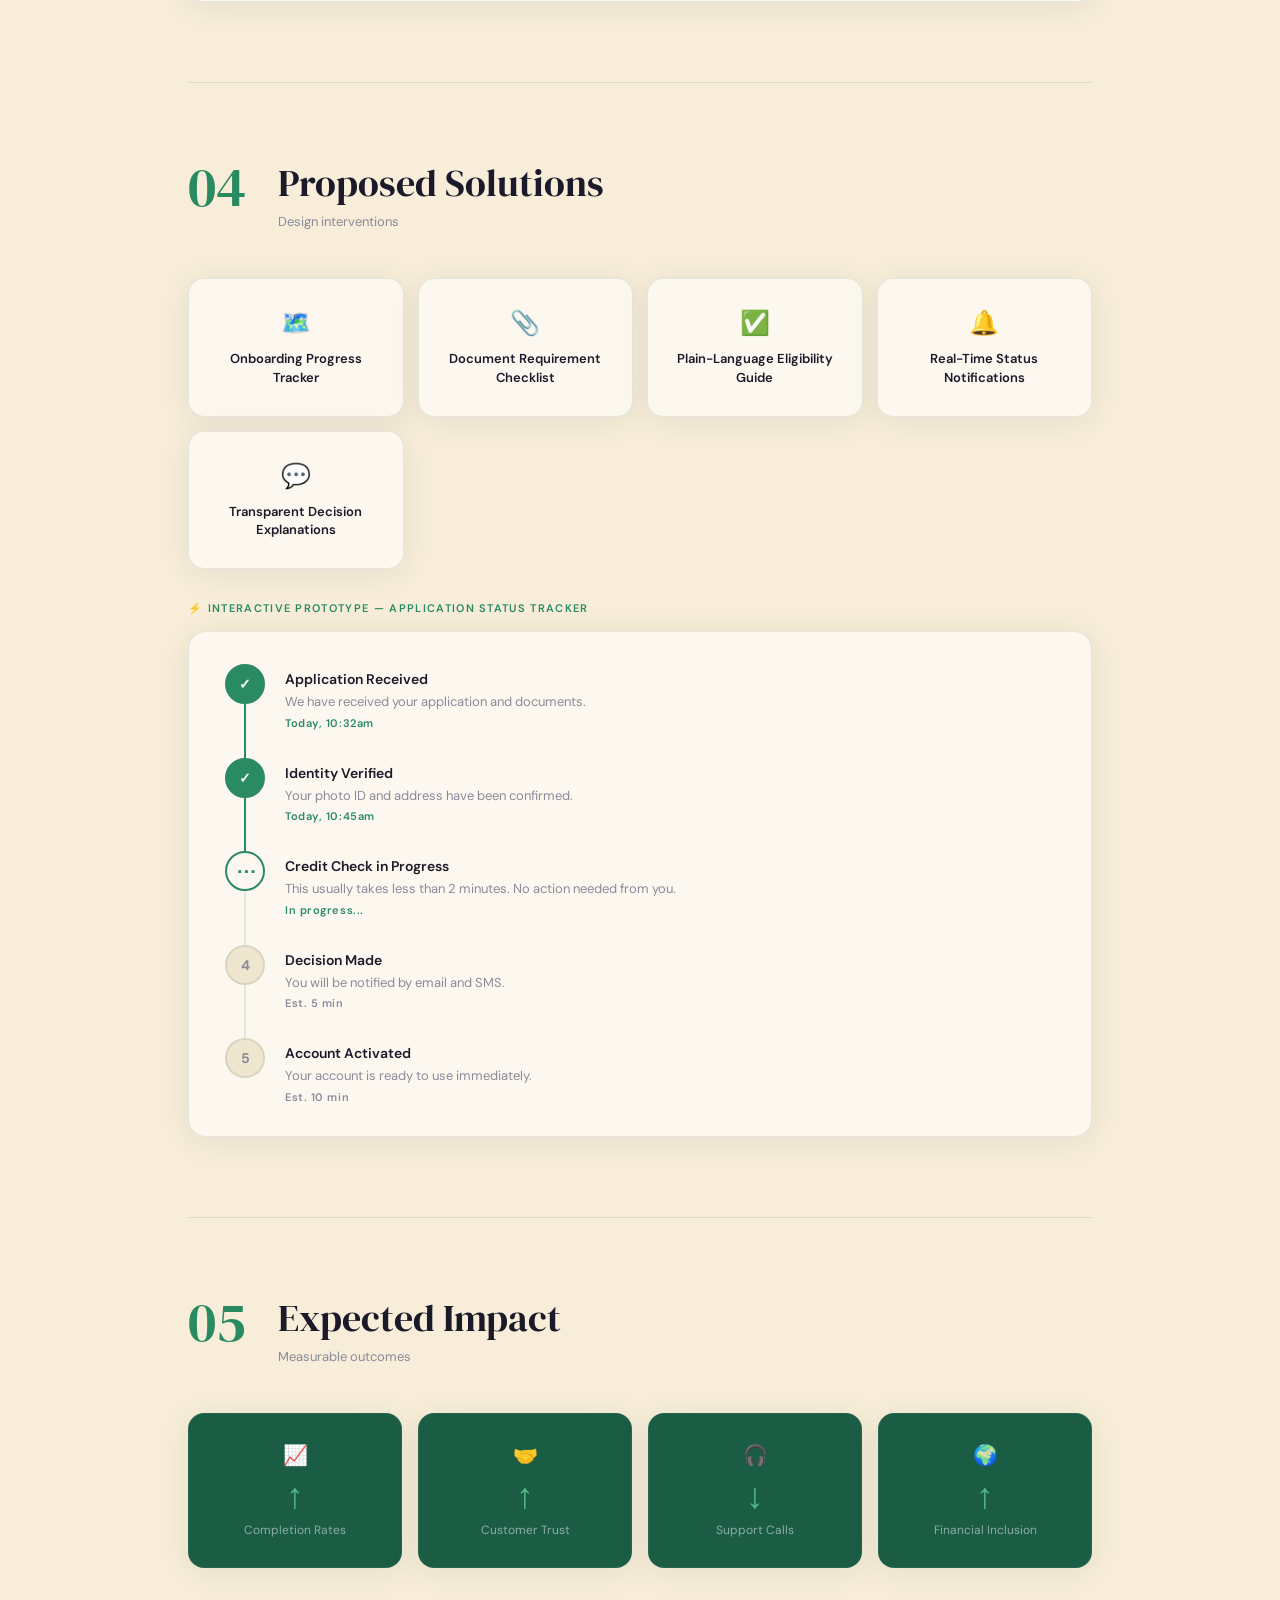
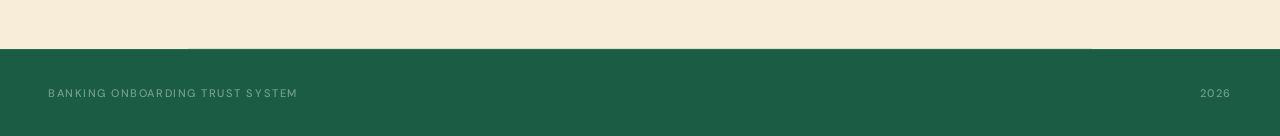
<file: banking.html>
<!DOCTYPE html>
<html lang="en">
<head>
  <meta charset="UTF-8">
  <meta name="viewport" content="width=device-width, initial-scale=1.0">
  <title>Banking Onboarding Trust System</title>
  <link rel="preconnect" href="https://fonts.googleapis.com">
  <link href="https://fonts.googleapis.com/css2?family=DM+Serif+Display:ital@0;1&family=DM+Sans:wght@300;400;500;600&display=swap" rel="stylesheet">
  <link rel="stylesheet" href="style-banking.css">
</head>
<body>

  <nav class="nav">
    <span class="nav-label">UX Case Study</span>
    <div class="nav-tags">
      <span class="tag">Banking</span>
      <span class="tag">Trust</span>
      <span class="tag">Onboarding</span>
    </div>
  </nav>

  <section class="hero">
    <div class="hero-inner">
      <p class="hero-eyebrow">Project B — Financial Services</p>
      <h1 class="hero-title">Banking<br>Onboarding<br>Trust System</h1>
      <p class="hero-desc">Redesigning the account opening experience to reduce anxiety, build confidence, and make banking feel accessible for every new customer.</p>
      <div class="hero-stats">
        <div><div class="stat-label">Focus Area</div><div class="stat-value">Trust & Access</div></div>
        <div><div class="stat-label">Audience</div><div class="stat-value">New Customers</div></div>
        <div><div class="stat-label">Market</div><div class="stat-value">UK 2026</div></div>
      </div>
    </div>
    <div class="hero-visual">
      <div class="hero-card">
        <div class="card-chip"></div>
        <div class="card-lines">
          <div class="card-line long"></div>
          <div class="card-line short"></div>
        </div>
        <div class="card-badge">✓ Verified</div>
      </div>
    </div>
  </section>

  <div class="container">

    <!-- 01 OVERVIEW -->
    <section class="section" id="s1">
      <div class="section-header">
        <div class="section-number">01</div>
        <div>
          <h2 class="section-title">Project Overview</h2>
          <p class="section-sub">The problem space</p>
        </div>
      </div>
      <div class="overview-card">
        <p>Opening a bank account should feel empowering — but for many new customers, it's overwhelming. This project redesigns the <strong>onboarding journey</strong> to be transparent, guided, and reassuring, reducing drop-offs and building long-term trust from the very first interaction.</p>
        <div class="proto-label">⚡ Interactive Prototype — Onboarding Progress Tracker</div>
        <div class="progress-tracker">
          <div class="tracker-steps">
            <div class="tracker-step completed" data-step="1">
              <div class="step-circle">✓</div>
              <div class="step-info"><div class="step-name">Eligibility Check</div><div class="step-time">~2 min</div></div>
            </div>
            <div class="tracker-line completed"></div>
            <div class="tracker-step completed" data-step="2">
              <div class="step-circle">✓</div>
              <div class="step-info"><div class="step-name">Personal Details</div><div class="step-time">~3 min</div></div>
            </div>
            <div class="tracker-line active"></div>
            <div class="tracker-step active" data-step="3">
              <div class="step-circle">3</div>
              <div class="step-info"><div class="step-name">Upload Documents</div><div class="step-time">~5 min</div></div>
            </div>
            <div class="tracker-line"></div>
            <div class="tracker-step" data-step="4">
              <div class="step-circle">4</div>
              <div class="step-info"><div class="step-name">Review & Submit</div><div class="step-time">~2 min</div></div>
            </div>
            <div class="tracker-line"></div>
            <div class="tracker-step" data-step="5">
              <div class="step-circle">5</div>
              <div class="step-info"><div class="step-name">Account Activated</div><div class="step-time">Instant</div></div>
            </div>
          </div>
          <div class="tracker-footer">
            <span class="tracker-status">Step 3 of 5 — You're more than halfway there!</span>
            <button class="tracker-btn" onclick="advanceStep()">Next Step →</button>
          </div>
        </div>
      </div>
    </section>

    <!-- 02 RESEARCH -->
    <section class="section" id="s2">
      <div class="section-header">
        <div class="section-number">02</div>
        <div>
          <h2 class="section-title">Research Insights</h2>
          <p class="section-sub">What we discovered</p>
        </div>
      </div>
      <div class="insight-grid">
        <div class="insight-card">
          <div class="insight-icon">📋</div>
          <h3>Unclear Document Requirements</h3>
          <p>Customers don't know what documents they need upfront, causing frustration and mid-flow drop-offs.</p>
        </div>
        <div class="insight-card">
          <div class="insight-icon">🕐</div>
          <h3>Invisible Application Status</h3>
          <p>Once submitted, applicants have no visibility into where their application stands or how long it will take.</p>
        </div>
        <div class="insight-card">
          <div class="insight-icon">😰</div>
          <h3>Fear of Rejection</h3>
          <p>Uncertainty around eligibility deters vulnerable and first-time customers from even starting the process.</p>
        </div>
        <div class="insight-card">
          <div class="insight-icon">🗣️</div>
          <h3>Jargon-Heavy Language</h3>
          <p>Legal and financial terminology alienates new customers, especially those unfamiliar with UK banking.</p>
        </div>
      </div>
      <div class="proto-label">⚡ Interactive Prototype — Document Requirement Checklist</div>
      <div class="checklist-widget">
        <div class="checklist-header">
          <span class="checklist-title">Before you start — gather these documents</span>
          <span class="checklist-progress" id="checkProgress">0 of 4 ready</span>
        </div>
        <div class="checklist-items">
          <label class="check-item"><input type="checkbox" onchange="updateProgress()"><div class="check-box"></div><div class="check-content"><div class="check-name">Valid Photo ID</div><div class="check-desc">Passport, driving licence, or national ID card</div></div><span class="check-badge">Required</span></label>
          <label class="check-item"><input type="checkbox" onchange="updateProgress()"><div class="check-box"></div><div class="check-content"><div class="check-name">Proof of Address</div><div class="check-desc">Utility bill or bank statement from the last 3 months</div></div><span class="check-badge">Required</span></label>
          <label class="check-item"><input type="checkbox" onchange="updateProgress()"><div class="check-box"></div><div class="check-content"><div class="check-name">National Insurance Number</div><div class="check-desc">Found on your payslip or HMRC letters</div></div><span class="check-badge">Required</span></label>
          <label class="check-item"><input type="checkbox" onchange="updateProgress()"><div class="check-box"></div><div class="check-content"><div class="check-name">Mobile Number</div><div class="check-desc">For identity verification and account alerts</div></div><span class="check-badge optional-badge">Optional</span></label>
        </div>
        <div class="checklist-bar"><div class="checklist-fill" id="checkFill"></div></div>
      </div>
    </section>

    <!-- 03 OPPORTUNITIES -->
    <section class="section" id="s3">
      <div class="section-header">
        <div class="section-number">03</div>
        <div>
          <h2 class="section-title">Opportunities</h2>
          <p class="section-sub">Where we can intervene</p>
        </div>
      </div>
      <div class="opp-list">
        <div class="opp-item">
          <div class="opp-num">1</div>
          <div>
            <div class="opp-text">Set clear expectations before the process begins</div>
            <div class="opp-sub">Show time estimates, required documents, and eligibility criteria upfront</div>
          </div>
        </div>
        <div class="opp-item">
          <div class="opp-num">2</div>
          <div>
            <div class="opp-text">Make the application journey visible at every step</div>
            <div class="opp-sub">Progress indicators and real-time status updates reduce anxiety significantly</div>
          </div>
        </div>
        <div class="opp-item">
          <div class="opp-num">3</div>
          <div>
            <div class="opp-text">Communicate decisions with clarity and empathy</div>
            <div class="opp-sub">Explain outcomes in plain language, with next steps always provided</div>
          </div>
        </div>
      </div>
    </section>

    <!-- 04 SOLUTIONS -->
    <section class="section" id="s4">
      <div class="section-header">
        <div class="section-number">04</div>
        <div>
          <h2 class="section-title">Proposed Solutions</h2>
          <p class="section-sub">Design interventions</p>
        </div>
      </div>
      <div class="solution-grid">
        <div class="solution-card"><div class="sol-icon">🗺️</div><h3>Onboarding Progress Tracker</h3></div>
        <div class="solution-card"><div class="sol-icon">📎</div><h3>Document Requirement Checklist</h3></div>
        <div class="solution-card"><div class="sol-icon">✅</div><h3>Plain-Language Eligibility Guide</h3></div>
        <div class="solution-card"><div class="sol-icon">🔔</div><h3>Real-Time Status Notifications</h3></div>
        <div class="solution-card"><div class="sol-icon">💬</div><h3>Transparent Decision Explanations</h3></div>
      </div>
      <div class="proto-label">⚡ Interactive Prototype — Application Status Tracker</div>
      <div class="status-timeline">
        <div class="timeline-item done">
          <div class="timeline-dot">✓</div>
          <div class="timeline-content">
            <div class="timeline-title">Application Received</div>
            <div class="timeline-desc">We have received your application and documents.</div>
            <div class="timeline-time">Today, 10:32am</div>
          </div>
        </div>
        <div class="timeline-item done">
          <div class="timeline-dot">✓</div>
          <div class="timeline-content">
            <div class="timeline-title">Identity Verified</div>
            <div class="timeline-desc">Your photo ID and address have been confirmed.</div>
            <div class="timeline-time">Today, 10:45am</div>
          </div>
        </div>
        <div class="timeline-item current">
          <div class="timeline-dot pulse">⋯</div>
          <div class="timeline-content">
            <div class="timeline-title">Credit Check in Progress</div>
            <div class="timeline-desc">This usually takes less than 2 minutes. No action needed from you.</div>
            <div class="timeline-time">In progress...</div>
          </div>
        </div>
        <div class="timeline-item pending">
          <div class="timeline-dot">4</div>
          <div class="timeline-content">
            <div class="timeline-title">Decision Made</div>
            <div class="timeline-desc">You will be notified by email and SMS.</div>
            <div class="timeline-time">Est. 5 min</div>
          </div>
        </div>
        <div class="timeline-item pending">
          <div class="timeline-dot">5</div>
          <div class="timeline-content">
            <div class="timeline-title">Account Activated</div>
            <div class="timeline-desc">Your account is ready to use immediately.</div>
            <div class="timeline-time">Est. 10 min</div>
          </div>
        </div>
      </div>
    </section>

    <!-- 05 IMPACT -->
    <section class="section" id="s5">
      <div class="section-header">
        <div class="section-number">05</div>
        <div>
          <h2 class="section-title">Expected Impact</h2>
          <p class="section-sub">Measurable outcomes</p>
        </div>
      </div>
      <div class="impact-row">
        <div class="impact-card"><div class="impact-icon">📈</div><div class="impact-value">↑</div><div class="impact-label">Completion Rates</div></div>
        <div class="impact-card"><div class="impact-icon">🤝</div><div class="impact-value">↑</div><div class="impact-label">Customer Trust</div></div>
        <div class="impact-card"><div class="impact-icon">🎧</div><div class="impact-value">↓</div><div class="impact-label">Support Calls</div></div>
        <div class="impact-card"><div class="impact-icon">🌍</div><div class="impact-value">↑</div><div class="impact-label">Financial Inclusion</div></div>
      </div>
    </section>

  </div>

  <footer class="footer">
    <span>Banking Onboarding Trust System</span>
    <span>2026</span>
  </footer>

  <script>
    const obs = new IntersectionObserver(entries => {
      entries.forEach(e => { if (e.isIntersecting) e.target.classList.add('visible'); });
    }, { threshold: 0.1 });
    document.querySelectorAll('.section').forEach(s => obs.observe(s));

    // Progress tracker
    let currentStep = 3;
    const stepMessages = ['', 'Just getting started!', 'Great progress!', 'You are more than halfway there!', 'Almost done!', 'All done — welcome aboard! 🎉'];
    function advanceStep() {
      if (currentStep >= 5) return;
      const steps = document.querySelectorAll('.tracker-step');
      const lines = document.querySelectorAll('.tracker-line');
      steps[currentStep - 1].classList.remove('active');
      steps[currentStep - 1].classList.add('completed');
      steps[currentStep - 1].querySelector('.step-circle').textContent = '✓';
      if (lines[currentStep - 1]) { lines[currentStep - 1].classList.remove('active'); lines[currentStep - 1].classList.add('completed'); }
      currentStep++;
      if (currentStep <= 5) {
        steps[currentStep - 1].classList.add('active');
        if (lines[currentStep - 1]) lines[currentStep - 1].classList.add('active');
      }
      document.querySelector('.tracker-status').textContent = currentStep <= 5 ? 'Step ' + currentStep + ' of 5 — ' + stepMessages[currentStep] : stepMessages[5];
      if (currentStep > 5) document.querySelector('.tracker-btn').style.display = 'none';
    }

    // Checklist
    function updateProgress() {
      const boxes = document.querySelectorAll('.check-item input');
      const checked = [...boxes].filter(b => b.checked).length;
      document.getElementById('checkProgress').textContent = checked + ' of 4 ready';
      document.getElementById('checkFill').style.width = (checked / 4 * 100) + '%';
      boxes.forEach((b, i) => {
        b.closest('.check-item').classList.toggle('checked', b.checked);
      });
    }
  </script>

</body>
</html>
</file>
<file: style-banking.css>
*, *::before, *::after { box-sizing: border-box; margin: 0; padding: 0; }

:root {
  --bg:          #F7EDD8;
  --surface:     #FDF8EF;
  --surface-2:   #EFE6D0;
  --green:       #1A5C44;
  --green-mid:   #2A8A62;
  --green-light: #52B788;
  --green-pale:  #D8EDDF;
  --gold:        #B8952A;
  --gold-pale:   #F5EAC8;
  --ink:         #1A1A2A;
  --ink-mid:     #3D3D4F;
  --muted:       #8A8A9A;
  --border:      rgba(13, 59, 46, 0.1);
  --shadow:      0 4px 32px rgba(13, 59, 46, 0.08);
}

html { scroll-behavior: smooth; }

body {
  font-family: 'DM Sans', sans-serif;
  background: var(--bg);
  color: var(--ink);
  overflow-x: hidden;
}

/* ── NAV ── */
.nav {
  display: flex;
  justify-content: space-between;
  align-items: center;
  padding: 20px 48px;
  background: var(--green);
  border-bottom: 1px solid rgba(255,255,255,0.08);
  position: sticky;
  top: 0;
  z-index: 100;
}

.nav-label {
  font-size: 11px;
  letter-spacing: 0.2em;
  text-transform: uppercase;
  color: rgba(255,255,255,0.5);
  font-weight: 500;
}

.nav-tags { display: flex; gap: 10px; }

.tag {
  font-size: 11px;
  letter-spacing: 0.1em;
  text-transform: uppercase;
  padding: 5px 14px;
  border: 1px solid rgba(255,255,255,0.2);
  border-radius: 100px;
  color: rgba(255,255,255,0.75);
  font-weight: 500;
  background: rgba(255,255,255,0.08);
}

/* ── HERO ── */
.hero {
  background: var(--green);
  padding: 80px 48px 72px;
  display: flex;
  align-items: center;
  justify-content: space-between;
  gap: 48px;
  position: relative;
  overflow: hidden;
}

.hero::before {
  content: '';
  position: absolute;
  bottom: -100px; left: -100px;
  width: 500px; height: 500px;
  background: radial-gradient(circle, rgba(82,183,136,0.12) 0%, transparent 65%);
  pointer-events: none;
}

.hero-inner { max-width: 560px; }

.hero-eyebrow {
  font-size: 11px;
  letter-spacing: 0.25em;
  text-transform: uppercase;
  color: var(--green-light);
  font-weight: 600;
  margin-bottom: 20px;
  display: flex;
  align-items: center;
  gap: 10px;
}

.hero-eyebrow::before {
  content: '';
  display: inline-block;
  width: 28px; height: 2px;
  background: var(--green-light);
}

.hero-title {
  font-family: 'DM Serif Display', serif;
  font-size: clamp(40px, 5.5vw, 76px);
  font-weight: 400;
  line-height: 1.05;
  letter-spacing: -0.01em;
  color: #FFFFFF;
  margin-bottom: 24px;
}

.hero-desc {
  font-size: 16px;
  line-height: 1.75;
  color: rgba(255,255,255,0.6);
  font-weight: 300;
  max-width: 480px;
  margin-bottom: 48px;
}

.hero-stats {
  display: flex;
  gap: 40px;
  padding-top: 36px;
  border-top: 1px solid rgba(255,255,255,0.1);
  flex-wrap: wrap;
}

.stat-label {
  font-size: 10px;
  letter-spacing: 0.2em;
  text-transform: uppercase;
  color: rgba(255,255,255,0.4);
  font-weight: 500;
  margin-bottom: 6px;
}

.stat-value {
  font-family: 'DM Sans', sans-serif;
  font-size: 17px;
  font-weight: 500;
  color: #FFFFFF;
}

/* ── HERO CARD ILLUSTRATION ── */
.hero-visual {
  flex-shrink: 0;
  display: flex;
  align-items: center;
  justify-content: center;
}

.hero-card {
  width: 240px;
  height: 150px;
  background: linear-gradient(135deg, #1A6B4A 0%, #0D3B2E 100%);
  border: 1px solid rgba(255,255,255,0.15);
  border-radius: 18px;
  padding: 24px;
  position: relative;
  box-shadow: 0 24px 64px rgba(0,0,0,0.3), inset 0 1px 0 rgba(255,255,255,0.1);
  transform: rotate(4deg);
}

.card-chip {
  width: 32px; height: 24px;
  background: linear-gradient(135deg, var(--gold) 0%, #e8c060 100%);
  border-radius: 5px;
  margin-bottom: 24px;
}

.card-lines { display: flex; flex-direction: column; gap: 6px; }
.card-line { height: 3px; background: rgba(255,255,255,0.2); border-radius: 2px; }
.card-line.long { width: 80%; }
.card-line.short { width: 50%; }

.card-badge {
  position: absolute;
  bottom: 20px; right: 20px;
  font-size: 10px;
  font-weight: 600;
  letter-spacing: 0.1em;
  color: var(--green-light);
  background: rgba(82,183,136,0.15);
  border: 1px solid rgba(82,183,136,0.3);
  border-radius: 100px;
  padding: 4px 10px;
}

/* ── LAYOUT ── */
.container {
  max-width: 1000px;
  margin: 0 auto;
  padding: 0 48px;
}

.section {
  padding: 80px 0;
  border-bottom: 1px solid var(--border);
  opacity: 0;
  transform: translateY(28px);
  transition: opacity 0.7s ease, transform 0.7s ease;
}

.section.visible { opacity: 1; transform: none; }

.section-header {
  display: flex;
  align-items: flex-start;
  gap: 32px;
  margin-bottom: 48px;
}

.section-number {
  font-family: 'DM Serif Display', serif;
  font-size: 56px;
  font-weight: 400;
  color: var(--green-mid);
  line-height: 1;
  flex-shrink: 0;
  margin-top: -4px;
}

.section-title {
  font-family: 'DM Serif Display', serif;
  font-size: clamp(24px, 3vw, 38px);
  font-weight: 400;
  line-height: 1.1;
  color: var(--ink);
}

.section-sub {
  font-size: 13px;
  color: var(--muted);
  margin-top: 8px;
  font-weight: 400;
}

/* ── OVERVIEW ── */
.overview-card {
  background: var(--green);
  border: 1px solid rgba(255,255,255,0.06);
  border-radius: 20px;
  padding: 44px 48px;
  box-shadow: var(--shadow);
  position: relative;
  overflow: hidden;
}

.overview-card::after {
  content: '';
  position: absolute;
  top: -60px; right: -60px;
  width: 260px; height: 260px;
  background: radial-gradient(circle, rgba(82,183,136,0.15), transparent 65%);
  pointer-events: none;
}

.overview-card p {
  font-size: 18px;
  line-height: 1.75;
  font-weight: 300;
  color: rgba(255,255,255,0.75);
  max-width: 640px;
}

.overview-card p strong {
  color: var(--green-light);
  font-weight: 600;
}

/* ── MOCKUP FRAME ── */
.mockup-frame {
  width: 100%;
  height: 180px;
  background: var(--surface-2);
  border: 1.5px dashed rgba(13,59,46,0.2);
  border-radius: 14px;
  margin-top: 28px;
  display: flex;
  align-items: center;
  justify-content: center;
  gap: 10px;
  color: var(--muted);
  font-size: 11px;
  letter-spacing: 0.18em;
  text-transform: uppercase;
  font-weight: 600;
}

/* ── INSIGHT GRID ── */
.insight-grid {
  display: grid;
  grid-template-columns: repeat(auto-fit, minmax(220px, 1fr));
  gap: 16px;
}

.insight-card {
  background: var(--surface);
  border: 1px solid var(--border);
  border-radius: 16px;
  padding: 28px;
  box-shadow: var(--shadow);
  transition: border-color 0.3s, transform 0.3s;
}

.insight-card:hover {
  border-color: var(--green-light);
  transform: translateY(-4px);
}

.insight-icon {
  width: 38px; height: 38px;
  background: var(--green-pale);
  border-radius: 10px;
  display: flex;
  align-items: center;
  justify-content: center;
  font-size: 17px;
  margin-bottom: 16px;
}

.insight-card h3 { font-size: 14px; font-weight: 600; line-height: 1.4; margin-bottom: 7px; color: var(--ink); }
.insight-card p  { font-size: 13px; color: var(--muted); line-height: 1.6; }

/* ── OPPORTUNITIES ── */
.opp-list { display: flex; flex-direction: column; gap: 12px; }

.opp-item {
  display: flex;
  align-items: center;
  gap: 24px;
  padding: 24px 28px;
  background: var(--surface);
  border: 1px solid var(--border);
  border-radius: 14px;
  box-shadow: var(--shadow);
  transition: border-color 0.3s;
}

.opp-item:hover { border-color: var(--green-light); }

.opp-num {
  font-family: 'DM Serif Display', serif;
  font-size: 28px;
  font-weight: 400;
  color: var(--green-pale);
  width: 32px;
  flex-shrink: 0;
}

.opp-text { font-size: 15px; font-weight: 600; color: var(--ink); }
.opp-sub  { font-size: 12px; color: var(--muted); margin-top: 3px; }

/* ── SOLUTIONS ── */
.solution-grid {
  display: grid;
  grid-template-columns: repeat(auto-fit, minmax(170px, 1fr));
  gap: 14px;
}

.solution-card {
  background: var(--surface);
  border: 1px solid var(--border);
  border-radius: 16px;
  padding: 28px 18px;
  text-align: center;
  box-shadow: var(--shadow);
  transition: background 0.3s, border-color 0.3s, transform 0.3s;
}

.solution-card:hover {
  background: var(--green-pale);
  border-color: var(--green-light);
  transform: translateY(-5px);
}

.sol-icon { font-size: 24px; margin-bottom: 12px; }
.solution-card h3 { font-size: 13px; font-weight: 600; line-height: 1.45; color: var(--ink); }

/* ── IMPACT ── */
.impact-row {
  display: grid;
  grid-template-columns: repeat(4, 1fr);
  gap: 16px;
}

@media (max-width: 640px) {
  .impact-row { grid-template-columns: repeat(2, 1fr); }
}

.impact-card {
  background: var(--green);
  border: 1px solid rgba(255,255,255,0.06);
  border-radius: 16px;
  padding: 28px 16px;
  text-align: center;
  box-shadow: var(--shadow);
}

.impact-icon  { font-size: 20px; margin-bottom: 10px; }

.impact-value {
  font-family: 'DM Serif Display', serif;
  font-size: 36px;
  font-weight: 400;
  color: var(--green-light);
  line-height: 1;
  margin-bottom: 7px;
}

.impact-label { font-size: 12px; color: rgba(255,255,255,0.5); line-height: 1.5; }

/* ── FOOTER ── */
.footer {
  padding: 36px 48px;
  background: var(--green);
  border-top: 1px solid rgba(255,255,255,0.08);
  display: flex;
  justify-content: space-between;
  align-items: center;
  color: rgba(255,255,255,0.4);
  font-size: 11px;
  letter-spacing: 0.14em;
  text-transform: uppercase;
  font-weight: 500;
}

@media (max-width: 768px) {
  .hero { flex-direction: column; }
  .hero-visual { display: none; }
  .hero-stats { gap: 24px; }
  .section-header { flex-direction: column; gap: 12px; }
  .section-number { font-size: 44px; }
  .footer { flex-direction: column; gap: 10px; text-align: center; }
  .nav { padding: 20px 24px; }
  .hero { padding: 60px 24px 52px; }
  .container { padding: 0 24px; }
}

/* ── PROTO LABEL ── */
.proto-label {
  font-size: 11px; font-weight: 600; letter-spacing: 0.12em;
  text-transform: uppercase; color: var(--green-mid);
  margin-bottom: 16px; margin-top: 32px;
  display: flex; align-items: center; gap: 8px;
}

/* ── PROGRESS TRACKER ── */
.progress-tracker {
  background: var(--surface);
  border: 1px solid var(--border);
  border-radius: 18px;
  padding: 36px 40px 28px;
  box-shadow: var(--shadow);
}

.tracker-steps {
  display: flex;
  align-items: center;
  gap: 0;
  margin-bottom: 32px;
  overflow-x: auto;
  padding-bottom: 4px;
}

.tracker-step {
  display: flex; flex-direction: column; align-items: center;
  gap: 10px; min-width: 90px; text-align: center;
}

.step-circle {
  width: 40px; height: 40px; border-radius: 50%;
  display: flex; align-items: center; justify-content: center;
  font-size: 14px; font-weight: 700;
  border: 2px solid var(--border);
  background: var(--surface-2); color: var(--muted);
  transition: all 0.4s ease;
}

.tracker-step.completed .step-circle {
  background: var(--green-mid); border-color: var(--green-mid);
  color: #fff;
}

.tracker-step.active .step-circle {
  background: var(--surface); border-color: var(--green-mid);
  color: var(--green-mid); box-shadow: 0 0 0 4px rgba(26,107,74,0.12);
}

.step-name { font-size: 12px; font-weight: 600; color: var(--ink); }
.step-time { font-size: 11px; color: var(--muted); margin-top: 2px; }

.tracker-step.completed .step-name { color: var(--green-mid); }
.tracker-step.active .step-name { color: var(--green-mid); }

.tracker-line {
  flex: 1; height: 2px; background: var(--border);
  margin-bottom: 28px; transition: background 0.4s ease; min-width: 20px;
}
.tracker-line.completed { background: var(--green-mid); }
.tracker-line.active { background: linear-gradient(90deg, var(--green-mid), var(--border)); }

.tracker-footer {
  display: flex; justify-content: space-between; align-items: center;
  padding-top: 20px; border-top: 1px solid var(--border);
  flex-wrap: wrap; gap: 12px;
}

.tracker-status { font-size: 13px; color: var(--ink-mid); font-weight: 500; }

.tracker-btn {
  background: var(--green-mid); color: #fff;
  border: none; border-radius: 100px;
  padding: 10px 22px; font-size: 13px; font-weight: 600;
  cursor: pointer; font-family: 'DM Sans', sans-serif;
  transition: background 0.2s, transform 0.2s;
}
.tracker-btn:hover { background: var(--green); transform: translateY(-1px); }

/* ── CHECKLIST ── */
.checklist-widget {
  background: var(--surface); border: 1px solid var(--border);
  border-radius: 18px; padding: 32px 36px; box-shadow: var(--shadow);
}

.checklist-header {
  display: flex; justify-content: space-between; align-items: center;
  margin-bottom: 24px; flex-wrap: wrap; gap: 8px;
}

.checklist-title { font-size: 15px; font-weight: 600; color: var(--ink); }
.checklist-progress { font-size: 13px; color: var(--green-mid); font-weight: 600; }

.checklist-items { display: flex; flex-direction: column; gap: 12px; margin-bottom: 24px; }

.check-item {
  display: flex; align-items: center; gap: 16px;
  padding: 16px 20px; border: 1px solid var(--border);
  border-radius: 12px; cursor: pointer;
  transition: border-color 0.3s, background 0.3s;
  position: relative;
}
.check-item input { display: none; }
.check-item:hover { border-color: var(--green-light); background: var(--surface-2); }
.check-item.checked { border-color: var(--green-light); background: var(--green-pale); }

.check-box {
  width: 22px; height: 22px; border-radius: 6px;
  border: 2px solid var(--border); flex-shrink: 0;
  transition: all 0.3s; background: var(--surface);
}
.check-item.checked .check-box {
  background: var(--green-mid); border-color: var(--green-mid);
  background-image: url("data:image/svg+xml,%3Csvg width='12' height='10' viewBox='0 0 12 10' fill='none' xmlns='http://www.w3.org/2000/svg'%3E%3Cpath d='M1 5l3.5 3.5L11 1' stroke='white' stroke-width='2' stroke-linecap='round' stroke-linejoin='round'/%3E%3C/svg%3E");
  background-repeat: no-repeat; background-position: center;
}

.check-content { flex: 1; }
.check-name { font-size: 14px; font-weight: 600; color: var(--ink); }
.check-desc { font-size: 12px; color: var(--muted); margin-top: 2px; }

.check-badge {
  font-size: 10px; font-weight: 700; letter-spacing: 0.1em;
  text-transform: uppercase; padding: 4px 10px;
  background: rgba(26,107,74,0.1); color: var(--green-mid);
  border-radius: 100px; flex-shrink: 0;
}
.optional-badge { background: rgba(0,0,0,0.05); color: var(--muted); }

.checklist-bar {
  height: 6px; background: var(--border); border-radius: 100px; overflow: hidden;
}
.checklist-fill {
  height: 100%; width: 0%; background: var(--green-mid);
  border-radius: 100px; transition: width 0.5s ease;
}

/* ── STATUS TIMELINE ── */
.status-timeline {
  background: var(--surface); border: 1px solid var(--border);
  border-radius: 18px; padding: 32px 36px; box-shadow: var(--shadow);
  display: flex; flex-direction: column; gap: 0;
}

.timeline-item {
  display: flex; gap: 20px; padding-bottom: 28px;
  position: relative;
}
.timeline-item:last-child { padding-bottom: 0; }

.timeline-item::before {
  content: ''; position: absolute;
  left: 19px; top: 40px; bottom: 0;
  width: 2px; background: var(--border);
}
.timeline-item:last-child::before { display: none; }
.timeline-item.done::before { background: var(--green-mid); }

.timeline-dot {
  width: 40px; height: 40px; border-radius: 50%;
  display: flex; align-items: center; justify-content: center;
  font-size: 14px; font-weight: 700; flex-shrink: 0;
  border: 2px solid var(--border); background: var(--surface-2);
  color: var(--muted); z-index: 1;
}

.timeline-item.done .timeline-dot {
  background: var(--green-mid); border-color: var(--green-mid); color: #fff;
}
.timeline-item.current .timeline-dot {
  background: var(--surface); border-color: var(--green-mid);
  color: var(--green-mid); font-size: 20px; letter-spacing: -2px;
}
.timeline-dot.pulse { animation: pulse 1.5s ease-in-out infinite; }
@keyframes pulse {
  0%, 100% { box-shadow: 0 0 0 0 rgba(26,107,74,0.3); }
  50% { box-shadow: 0 0 0 8px rgba(26,107,74,0); }
}

.timeline-content { padding-top: 6px; }
.timeline-title { font-size: 14px; font-weight: 600; color: var(--ink); margin-bottom: 4px; }
.timeline-desc { font-size: 13px; color: var(--muted); line-height: 1.5; margin-bottom: 4px; }
.timeline-time { font-size: 11px; font-weight: 600; color: var(--green-mid); letter-spacing: 0.05em; }
.timeline-item.pending .timeline-time { color: var(--muted); }
</file>
